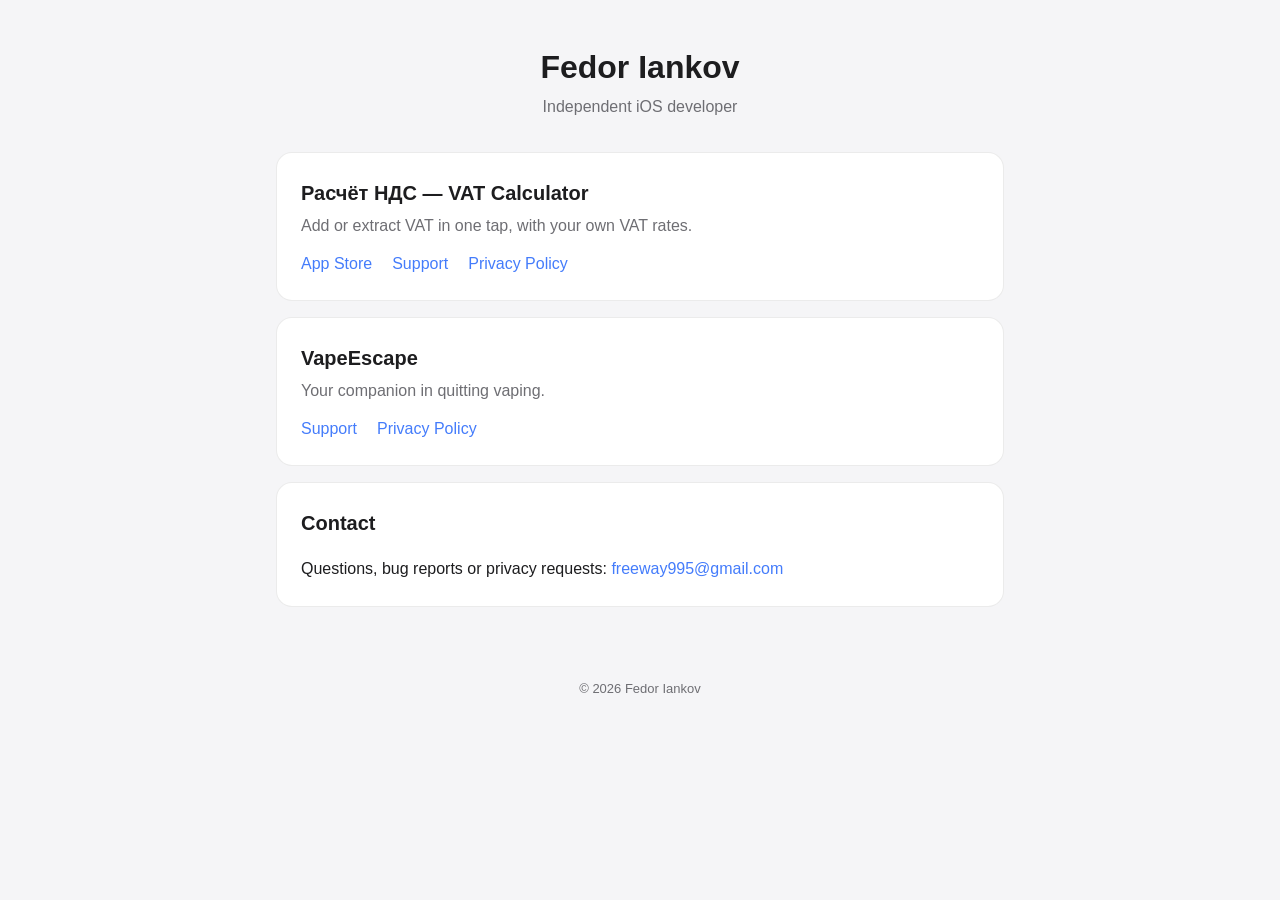
<file: index.html>
<!DOCTYPE html>
<html lang="en">
<head>
  <meta charset="UTF-8" />
  <meta name="viewport" content="width=device-width, initial-scale=1.0" />
  <title>Fedor Iankov — iOS Apps</title>
  <meta name="description" content="iOS apps by independent developer Fedor Iankov: support, privacy policies and contact." />
  <link rel="stylesheet" href="assets/style.css" />
</head>
<body>
  <main>
    <header class="page">
      <h1>Fedor Iankov</h1>
      <p>Independent iOS developer</p>
    </header>

    <section class="card app">
      <div>
        <h2>Расчёт НДС — VAT Calculator</h2>
        <p>Add or extract VAT in one tap, with your own VAT rates.</p>
        <div class="links">
          <a href="https://apps.apple.com/app/id6445923448">App Store</a>
          <a href="vat-calculator/index.html">Support</a>
          <a href="vat-calculator/privacy.html">Privacy Policy</a>
        </div>
      </div>
    </section>

    <section class="card app">
      <div>
        <h2>VapeEscape</h2>
        <p>Your companion in quitting vaping.</p>
        <div class="links">
          <a href="vapeescape/index.html">Support</a>
          <a href="vapeescape/privacy.html">Privacy Policy</a>
        </div>
      </div>
    </section>

    <section class="card">
      <h2 style="margin-top:0;font-size:20px;">Contact</h2>
      <p style="margin:0;">Questions, bug reports or privacy requests: <a href="mailto:freeway995@gmail.com">freeway995@gmail.com</a></p>
    </section>
  </main>
  <footer>&copy; 2026 Fedor Iankov</footer>
</body>
</html>
</file>
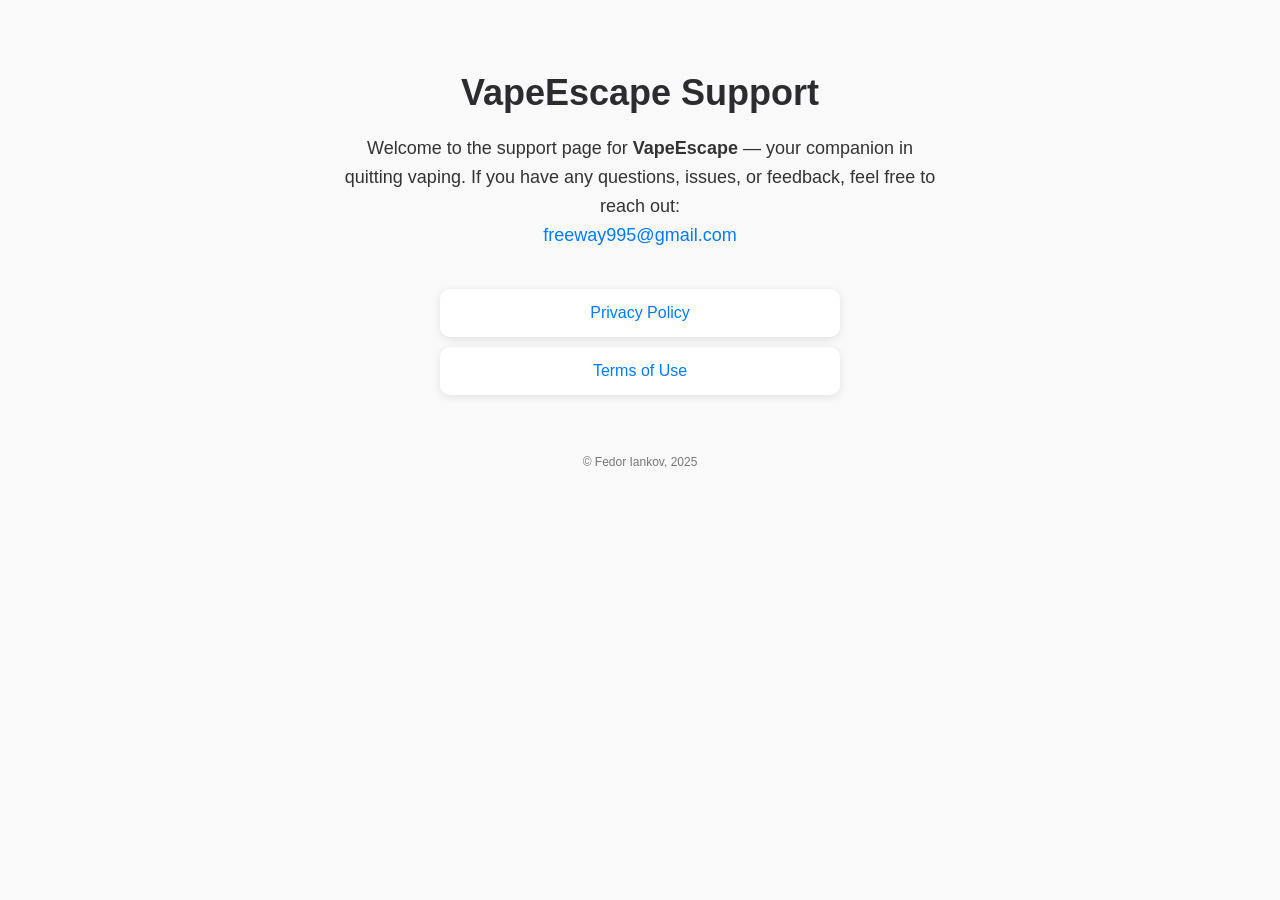
<file: vapeescape/index.html>
<!DOCTYPE html>
<html lang="en">
<head>
  <meta charset="UTF-8" />
  <meta name="viewport" content="width=device-width, initial-scale=1.0"/>
  <title>VapeEscape Support</title>
  <style>
    body {
      font-family: -apple-system, BlinkMacSystemFont, "Segoe UI", Roboto, Arial, sans-serif;
      background-color: #f9f9f9;
      color: #333;
      text-align: center;
      padding: 40px 20px;
    }
    h1 {
      font-size: 36px;
      margin-bottom: 20px;
      color: #2c2c2e;
    }
    p {
      font-size: 18px;
      margin: 20px auto;
      max-width: 600px;
      line-height: 1.6;
    }
    a {
      color: #007AFF;
      text-decoration: none;
    }
    a:hover {
      text-decoration: underline;
    }
    .links {
      margin: 40px auto;
      max-width: 400px;
    }
    .links a {
      display: block;
      padding: 15px 20px;
      margin: 10px 0;
      background-color: #fff;
      border-radius: 10px;
      box-shadow: 0 2px 8px rgba(0,0,0,0.1);
      font-weight: 500;
      transition: transform 0.2s, box-shadow 0.2s;
    }
    .links a:hover {
      text-decoration: none;
      transform: translateY(-2px);
      box-shadow: 0 4px 12px rgba(0,0,0,0.15);
    }
    footer {
      font-size: 12px;
      margin-top: 60px;
      color: #777;
    }
  </style>
</head>
<body>
  <h1>VapeEscape Support</h1>
  <p>
    Welcome to the support page for <strong>VapeEscape</strong> — your companion in quitting vaping. If you have any questions, issues, or feedback, feel free to reach out:
    <br />
    <a href="mailto:freeway995@gmail.com">freeway995@gmail.com</a>
  </p>
  
  <div class="links">
    <a href="privacy.html">Privacy Policy</a>
    <a href="terms-of-use.html">Terms of Use</a>
  </div>

  <footer>
    &copy; Fedor Iankov, 2025
  </footer>
</body>
</html>
</file>
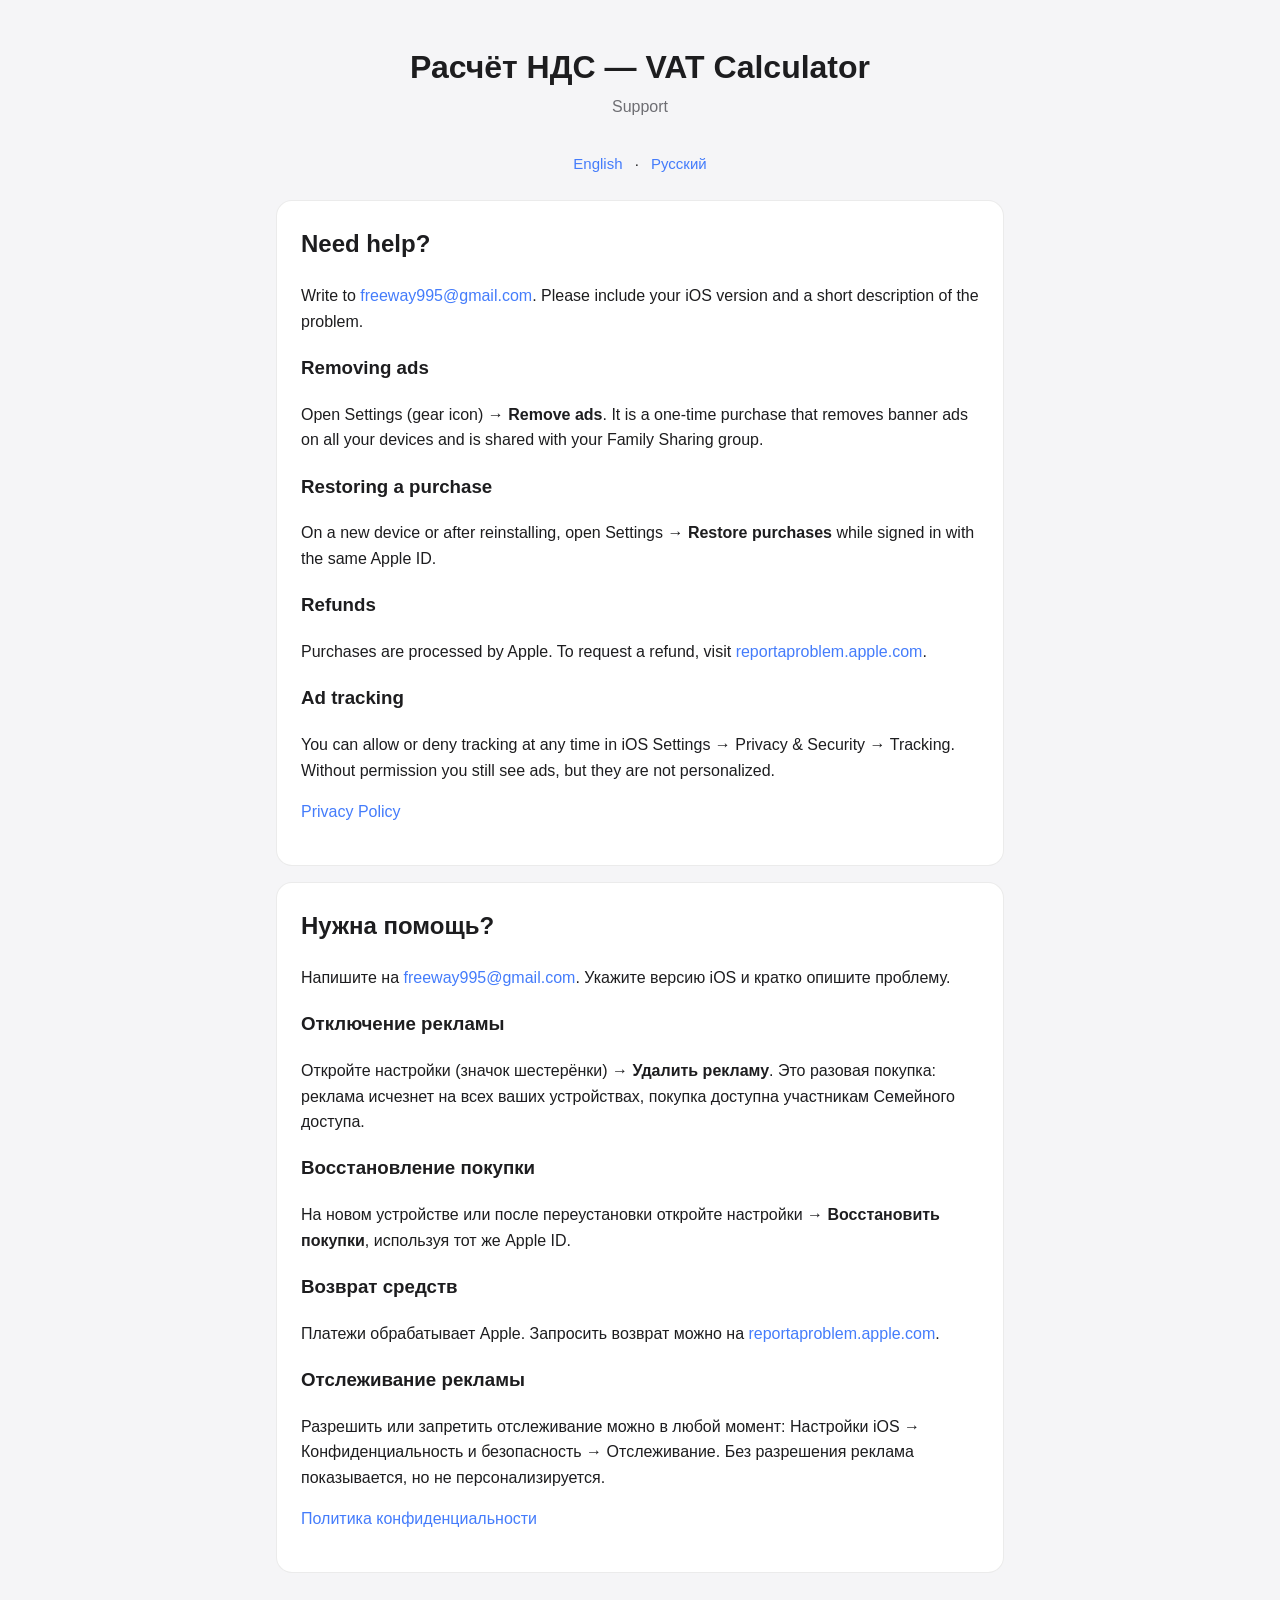
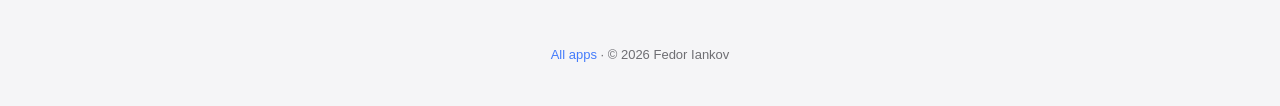
<file: vat-calculator/index.html>
<!DOCTYPE html>
<html lang="en">
<head>
  <meta charset="UTF-8" />
  <meta name="viewport" content="width=device-width, initial-scale=1.0" />
  <title>VAT Calculator — Support</title>
  <link rel="stylesheet" href="../assets/style.css" />
</head>
<body>
  <main>
    <header class="page">
      <h1>Расчёт НДС — VAT Calculator</h1>
      <p>Support</p>
    </header>
    <nav class="lang"><a href="#en">English</a> · <a href="#ru">Русский</a></nav>

    <section class="card" id="en">
      <h2 style="margin-top:0;">Need help?</h2>
      <p>Write to <a href="mailto:freeway995@gmail.com">freeway995@gmail.com</a>. Please include your iOS version and a short description of the problem.</p>
      <h3>Removing ads</h3>
      <p>Open Settings (gear icon) → <strong>Remove ads</strong>. It is a one-time purchase that removes banner ads on all your devices and is shared with your Family Sharing group.</p>
      <h3>Restoring a purchase</h3>
      <p>On a new device or after reinstalling, open Settings → <strong>Restore purchases</strong> while signed in with the same Apple ID.</p>
      <h3>Refunds</h3>
      <p>Purchases are processed by Apple. To request a refund, visit <a href="https://reportaproblem.apple.com">reportaproblem.apple.com</a>.</p>
      <h3>Ad tracking</h3>
      <p>You can allow or deny tracking at any time in iOS Settings → Privacy &amp; Security → Tracking. Without permission you still see ads, but they are not personalized.</p>
      <p><a href="privacy.html">Privacy Policy</a></p>
    </section>

    <section class="card" id="ru" lang="ru">
      <h2 style="margin-top:0;">Нужна помощь?</h2>
      <p>Напишите на <a href="mailto:freeway995@gmail.com">freeway995@gmail.com</a>. Укажите версию iOS и кратко опишите проблему.</p>
      <h3>Отключение рекламы</h3>
      <p>Откройте настройки (значок шестерёнки) → <strong>Удалить рекламу</strong>. Это разовая покупка: реклама исчезнет на всех ваших устройствах, покупка доступна участникам Семейного доступа.</p>
      <h3>Восстановление покупки</h3>
      <p>На новом устройстве или после переустановки откройте настройки → <strong>Восстановить покупки</strong>, используя тот же Apple ID.</p>
      <h3>Возврат средств</h3>
      <p>Платежи обрабатывает Apple. Запросить возврат можно на <a href="https://reportaproblem.apple.com">reportaproblem.apple.com</a>.</p>
      <h3>Отслеживание рекламы</h3>
      <p>Разрешить или запретить отслеживание можно в любой момент: Настройки iOS → Конфиденциальность и безопасность → Отслеживание. Без разрешения реклама показывается, но не персонализируется.</p>
      <p><a href="privacy.html#ru">Политика конфиденциальности</a></p>
    </section>
  </main>
  <footer><a href="../index.html">All apps</a> · &copy; 2026 Fedor Iankov</footer>
</body>
</html>
</file>
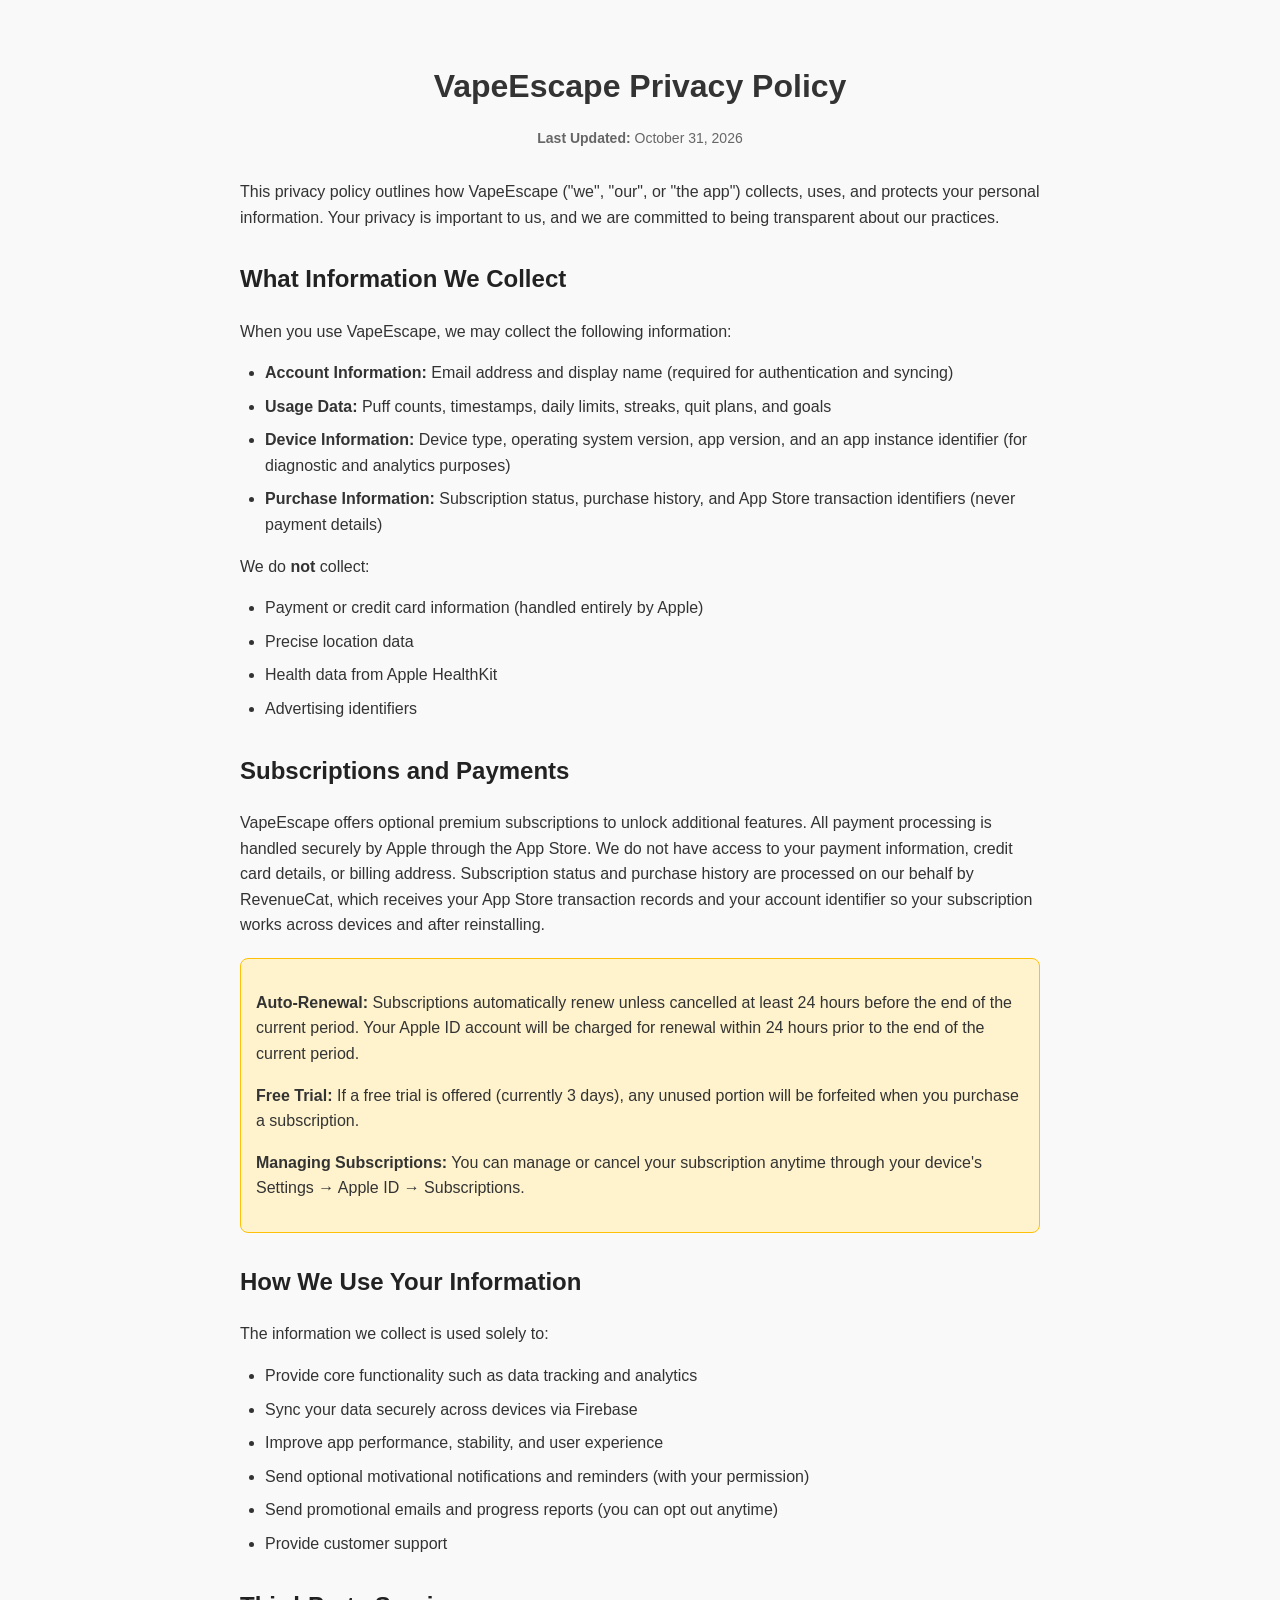
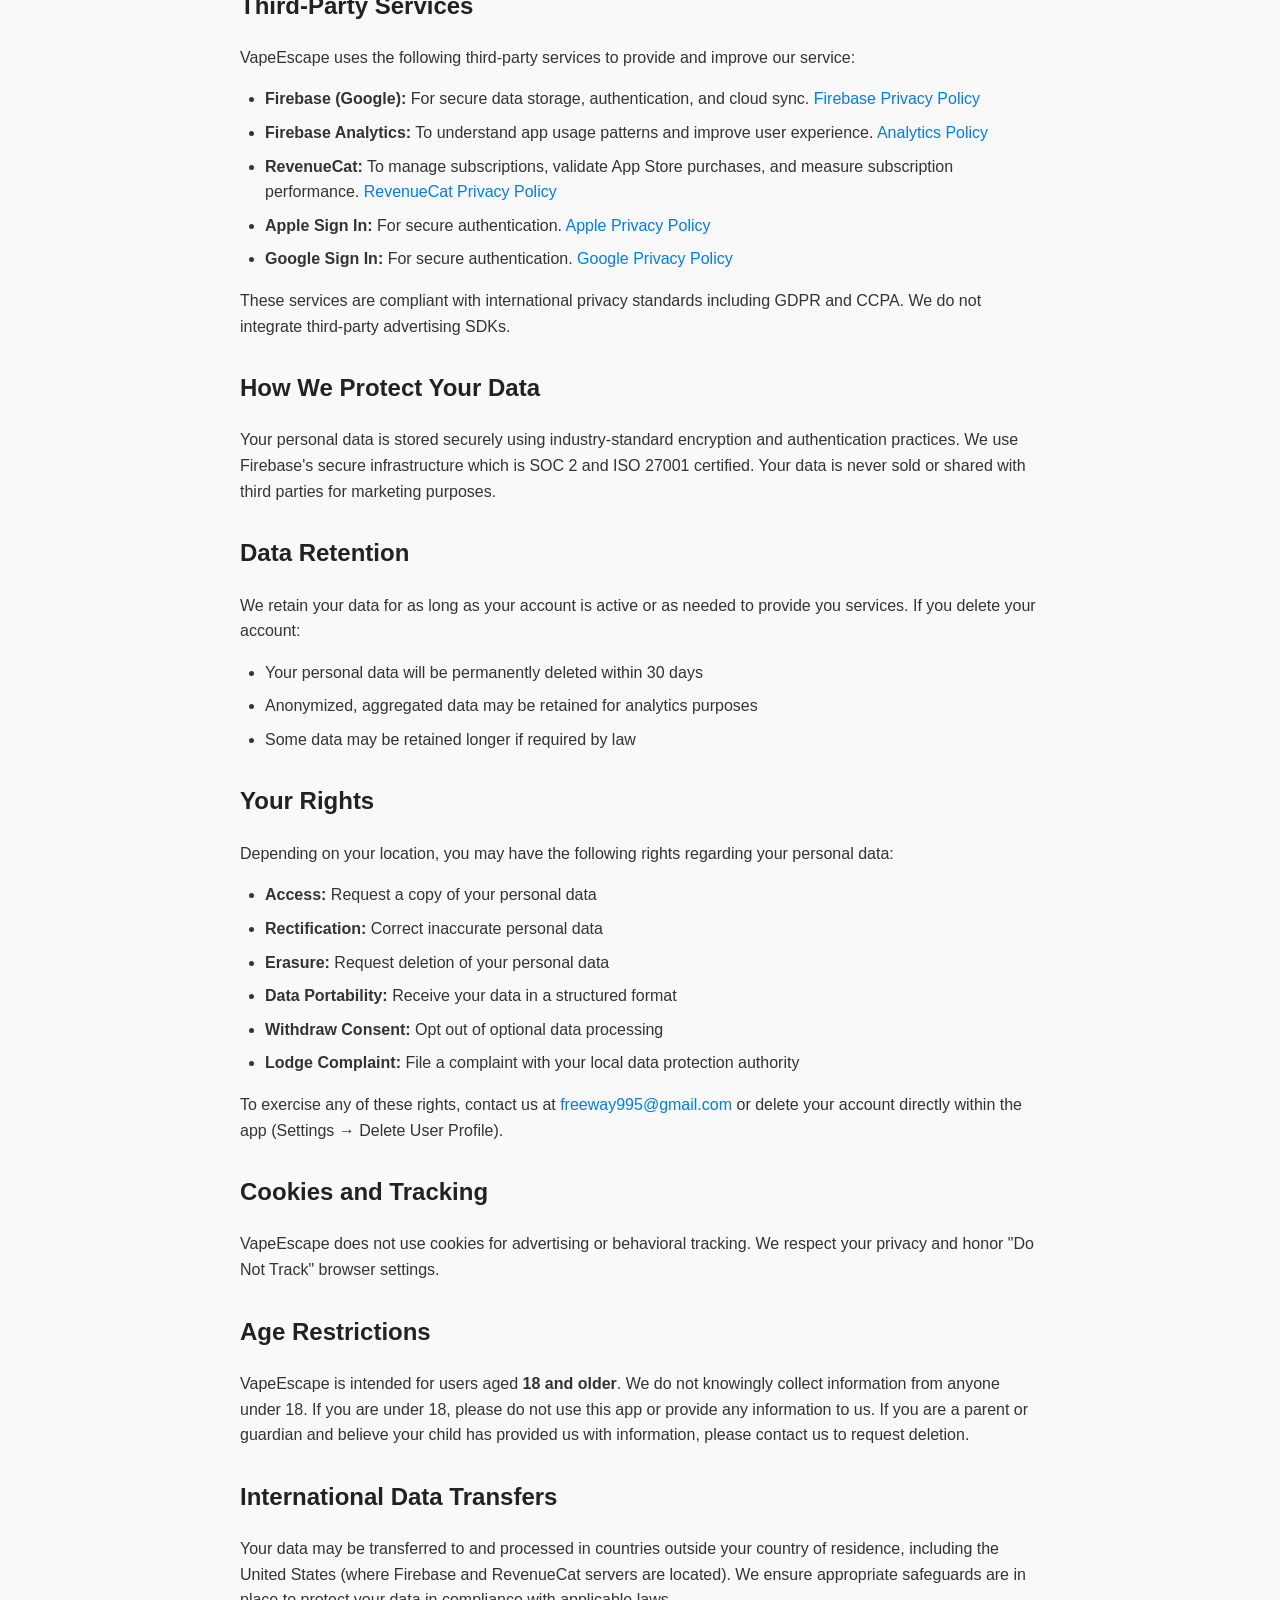
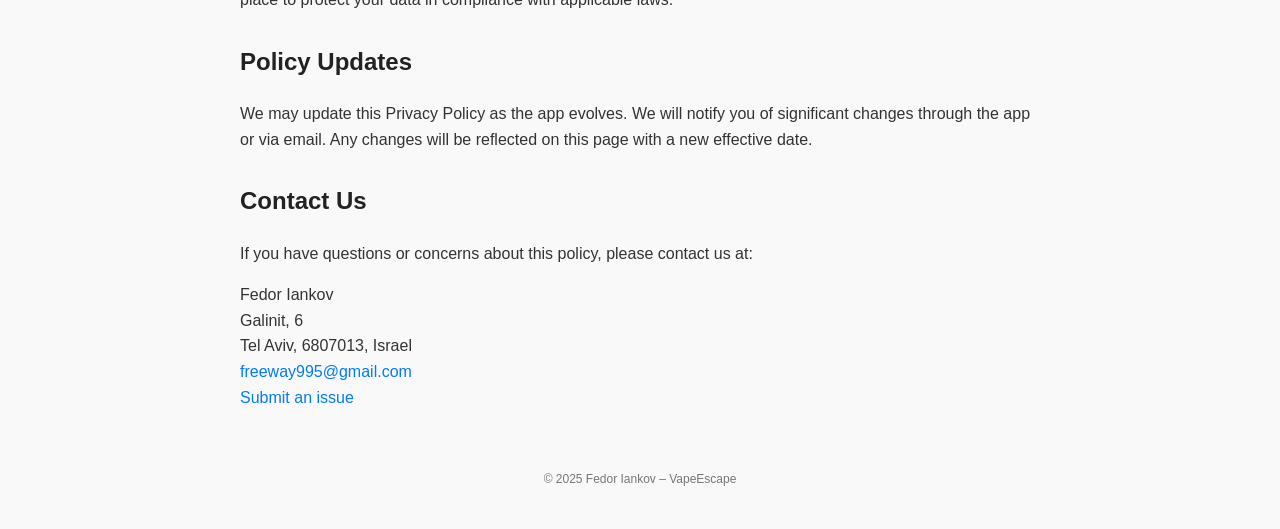
<file: vapeescape/privacy.html>
<!DOCTYPE html>
<html lang="en">
<head>
  <meta charset="UTF-8" />
  <meta name="viewport" content="width=device-width, initial-scale=1.0"/>
  <title>VapeEscape Privacy Policy</title>
  <style>
    body {
      font-family: -apple-system, BlinkMacSystemFont, "Segoe UI", Roboto, Arial, sans-serif;
      background-color: #f9f9f9;
      color: #333;
      padding: 40px 20px;
      max-width: 800px;
      margin: auto;
      line-height: 1.6;
    }
    h1 {
      text-align: center;
      font-size: 32px;
      margin-bottom: 10px;
    }
    .last-updated {
      text-align: center;
      color: #666;
      font-size: 14px;
      margin-bottom: 30px;
    }
    h2 {
      margin-top: 30px;
      color: #222;
    }
    a {
      color: #007AFF;
      text-decoration: none;
    }
    a:hover {
      text-decoration: underline;
    }
    ul {
      margin: 10px 0;
      padding-left: 25px;
    }
    li {
      margin-bottom: 8px;
    }
    .highlight-box {
      background-color: #fff3cd;
      border: 1px solid #ffc107;
      border-radius: 8px;
      padding: 15px;
      margin: 20px 0;
    }
    footer {
      margin-top: 60px;
      font-size: 12px;
      color: #777;
      text-align: center;
    }
  </style>
</head>
<body>
  <h1>VapeEscape Privacy Policy</h1>
  <p class="last-updated"><strong>Last Updated:</strong> October 31, 2026</p>
  
  <p>This privacy policy outlines how VapeEscape ("we", "our", or "the app") collects, uses, and protects your personal information. Your privacy is important to us, and we are committed to being transparent about our practices.</p>

  <h2>What Information We Collect</h2>
  <p>When you use VapeEscape, we may collect the following information:</p>
  <ul>
    <li><strong>Account Information:</strong> Email address and display name (required for authentication and syncing)</li>
    <li><strong>Usage Data:</strong> Puff counts, timestamps, daily limits, streaks, quit plans, and goals</li>
    <li><strong>Device Information:</strong> Device type, operating system version, app version, and an app instance identifier (for diagnostic and analytics purposes)</li>
    <li><strong>Purchase Information:</strong> Subscription status, purchase history, and App Store transaction identifiers (never payment details)</li>
  </ul>
  <p>We do <strong>not</strong> collect:</p>
  <ul>
    <li>Payment or credit card information (handled entirely by Apple)</li>
    <li>Precise location data</li>
    <li>Health data from Apple HealthKit</li>
    <li>Advertising identifiers</li>
  </ul>

  <h2>Subscriptions and Payments</h2>
  <p>VapeEscape offers optional premium subscriptions to unlock additional features. All payment processing is handled securely by Apple through the App Store. We do not have access to your payment information, credit card details, or billing address. Subscription status and purchase history are processed on our behalf by RevenueCat, which receives your App Store transaction records and your account identifier so your subscription works across devices and after reinstalling.</p>
  <div class="highlight-box">
    <p><strong>Auto-Renewal:</strong> Subscriptions automatically renew unless cancelled at least 24 hours before the end of the current period. Your Apple ID account will be charged for renewal within 24 hours prior to the end of the current period.</p>
    <p><strong>Free Trial:</strong> If a free trial is offered (currently 3 days), any unused portion will be forfeited when you purchase a subscription.</p>
    <p><strong>Managing Subscriptions:</strong> You can manage or cancel your subscription anytime through your device's Settings → Apple ID → Subscriptions.</p>
  </div>

  <h2>How We Use Your Information</h2>
  <p>The information we collect is used solely to:</p>
  <ul>
    <li>Provide core functionality such as data tracking and analytics</li>
    <li>Sync your data securely across devices via Firebase</li>
    <li>Improve app performance, stability, and user experience</li>
    <li>Send optional motivational notifications and reminders (with your permission)</li>
    <li>Send promotional emails and progress reports (you can opt out anytime)</li>
    <li>Provide customer support</li>
  </ul>

  <h2>Third-Party Services</h2>
  <p>VapeEscape uses the following third-party services to provide and improve our service:</p>
  <ul>
    <li><strong>Firebase (Google):</strong> For secure data storage, authentication, and cloud sync. <a href="https://firebase.google.com/support/privacy" target="_blank">Firebase Privacy Policy</a></li>
    <li><strong>Firebase Analytics:</strong> To understand app usage patterns and improve user experience. <a href="https://firebase.google.com/policies/analytics" target="_blank">Analytics Policy</a></li>
    <li><strong>RevenueCat:</strong> To manage subscriptions, validate App Store purchases, and measure subscription performance. <a href="https://www.revenuecat.com/privacy/" target="_blank">RevenueCat Privacy Policy</a></li>
    <li><strong>Apple Sign In:</strong> For secure authentication. <a href="https://www.apple.com/legal/privacy/" target="_blank">Apple Privacy Policy</a></li>
    <li><strong>Google Sign In:</strong> For secure authentication. <a href="https://policies.google.com/privacy" target="_blank">Google Privacy Policy</a></li>
  </ul>
  <p>These services are compliant with international privacy standards including GDPR and CCPA. We do not integrate third-party advertising SDKs.</p>

  <h2>How We Protect Your Data</h2>
  <p>Your personal data is stored securely using industry-standard encryption and authentication practices. We use Firebase's secure infrastructure which is SOC 2 and ISO 27001 certified. Your data is never sold or shared with third parties for marketing purposes.</p>

  <h2>Data Retention</h2>
  <p>We retain your data for as long as your account is active or as needed to provide you services. If you delete your account:</p>
  <ul>
    <li>Your personal data will be permanently deleted within 30 days</li>
    <li>Anonymized, aggregated data may be retained for analytics purposes</li>
    <li>Some data may be retained longer if required by law</li>
  </ul>

  <h2>Your Rights</h2>
  <p>Depending on your location, you may have the following rights regarding your personal data:</p>
  <ul>
    <li><strong>Access:</strong> Request a copy of your personal data</li>
    <li><strong>Rectification:</strong> Correct inaccurate personal data</li>
    <li><strong>Erasure:</strong> Request deletion of your personal data</li>
    <li><strong>Data Portability:</strong> Receive your data in a structured format</li>
    <li><strong>Withdraw Consent:</strong> Opt out of optional data processing</li>
    <li><strong>Lodge Complaint:</strong> File a complaint with your local data protection authority</li>
  </ul>
  <p>To exercise any of these rights, contact us at <a href="mailto:freeway995@gmail.com">freeway995@gmail.com</a> or delete your account directly within the app (Settings → Delete User Profile).</p>

  <h2>Cookies and Tracking</h2>
  <p>VapeEscape does not use cookies for advertising or behavioral tracking. We respect your privacy and honor "Do Not Track" browser settings.</p>

  <h2>Age Restrictions</h2>
  <p>VapeEscape is intended for users aged <strong>18 and older</strong>. We do not knowingly collect information from anyone under 18. If you are under 18, please do not use this app or provide any information to us. If you are a parent or guardian and believe your child has provided us with information, please contact us to request deletion.</p>

  <h2>International Data Transfers</h2>
  <p>Your data may be transferred to and processed in countries outside your country of residence, including the United States (where Firebase and RevenueCat servers are located). We ensure appropriate safeguards are in place to protect your data in compliance with applicable laws.</p>

  <h2>Policy Updates</h2>
  <p>We may update this Privacy Policy as the app evolves. We will notify you of significant changes through the app or via email. Any changes will be reflected on this page with a new effective date.</p>

  <h2>Contact Us</h2>
  <p>If you have questions or concerns about this policy, please contact us at:</p>
  <p>
    Fedor Iankov<br />
    Galinit, 6<br />
    Tel Aviv, 6807013, Israel<br />
    <a href="mailto:freeway995@gmail.com">freeway995@gmail.com</a><br />
    <a href="https://github.com/Frodoname/Privacy-policy/issues">Submit an issue</a>
  </p>

  <footer>
    &copy; 2025 Fedor Iankov – VapeEscape
  </footer>
</body>
</html>
</file>
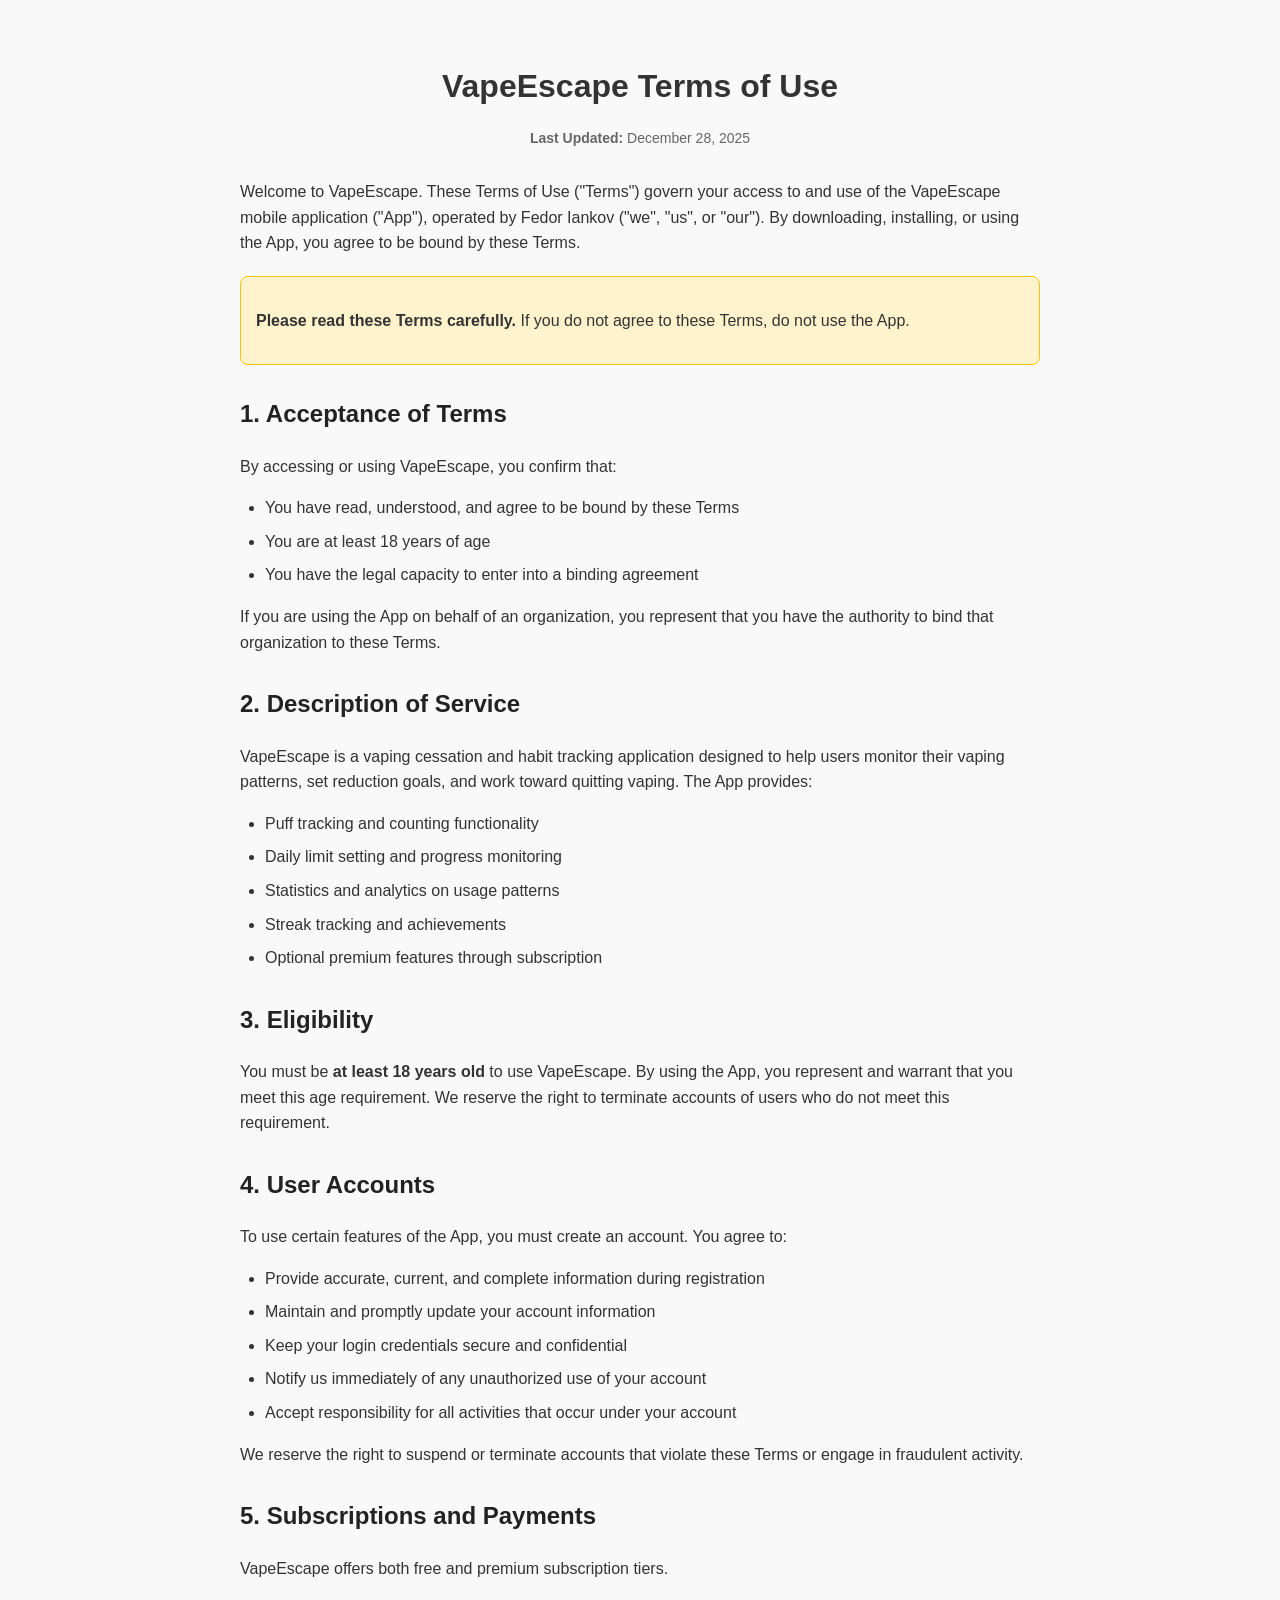
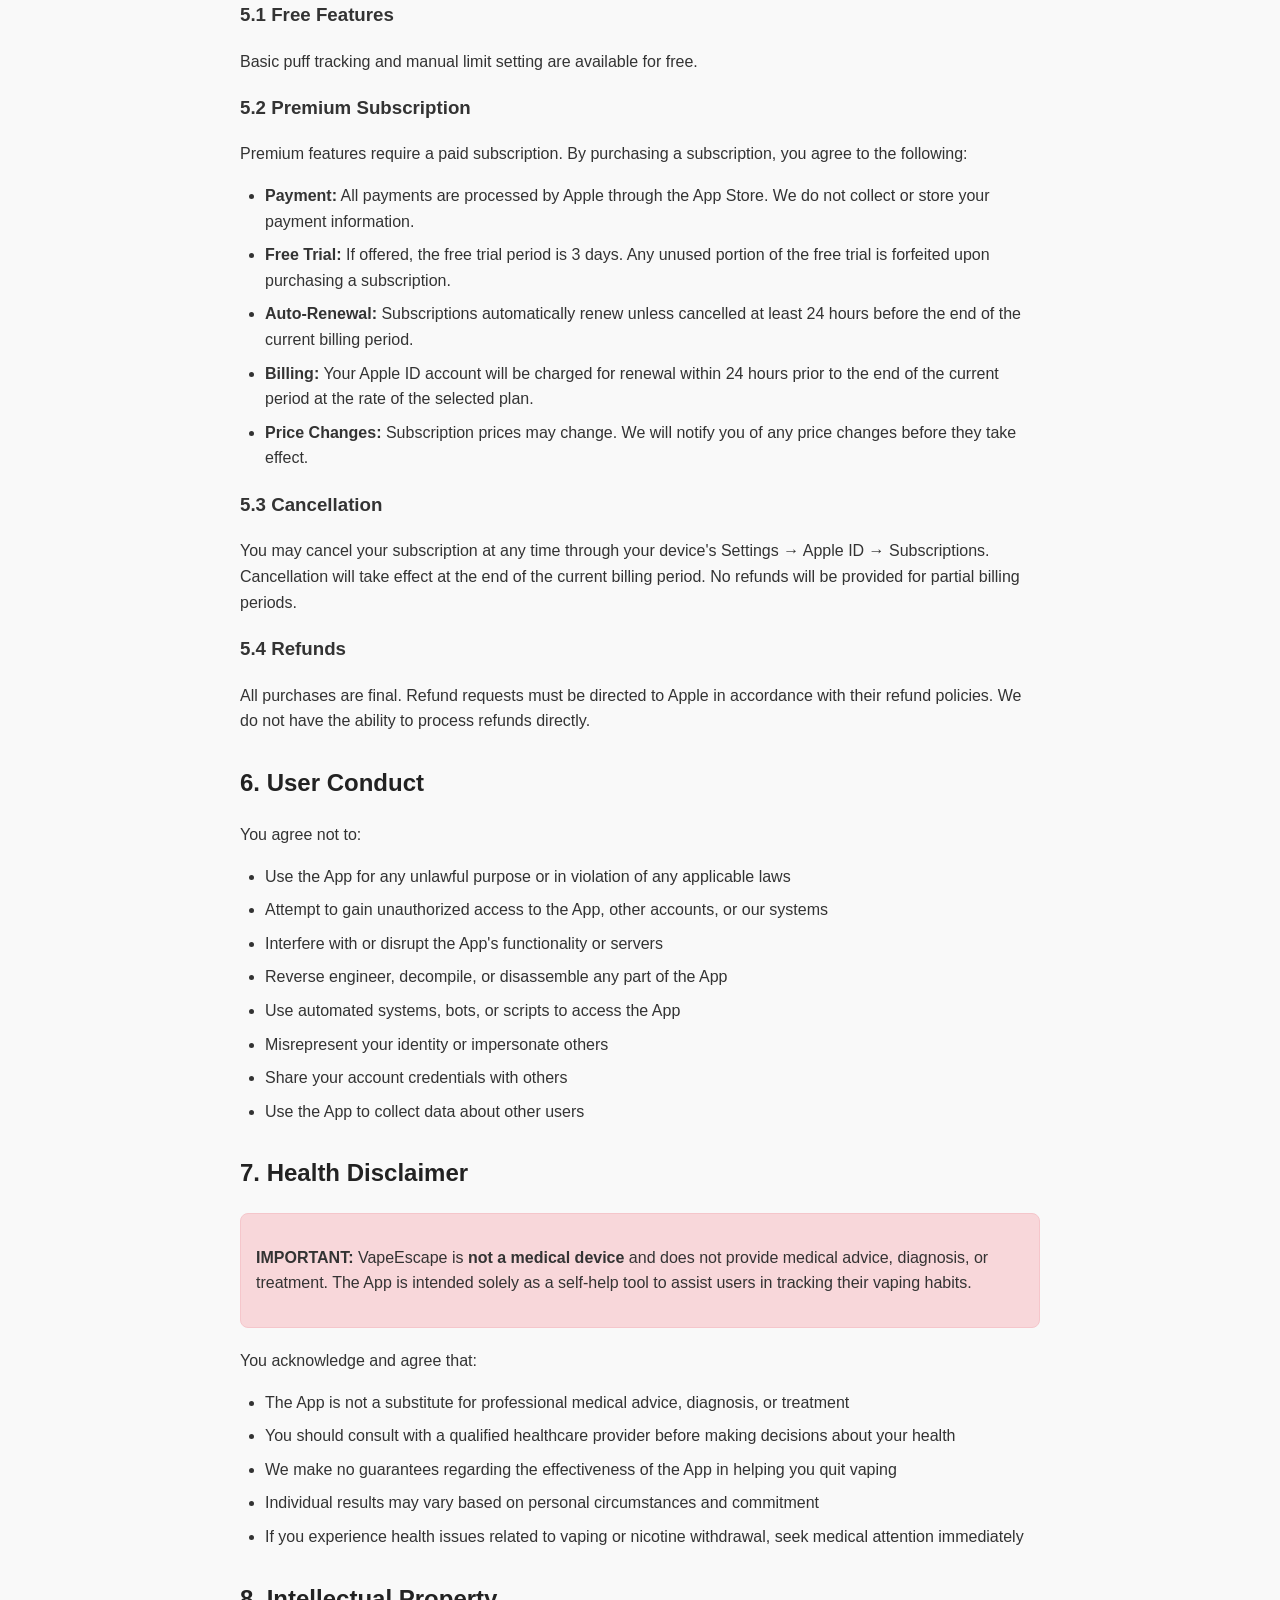
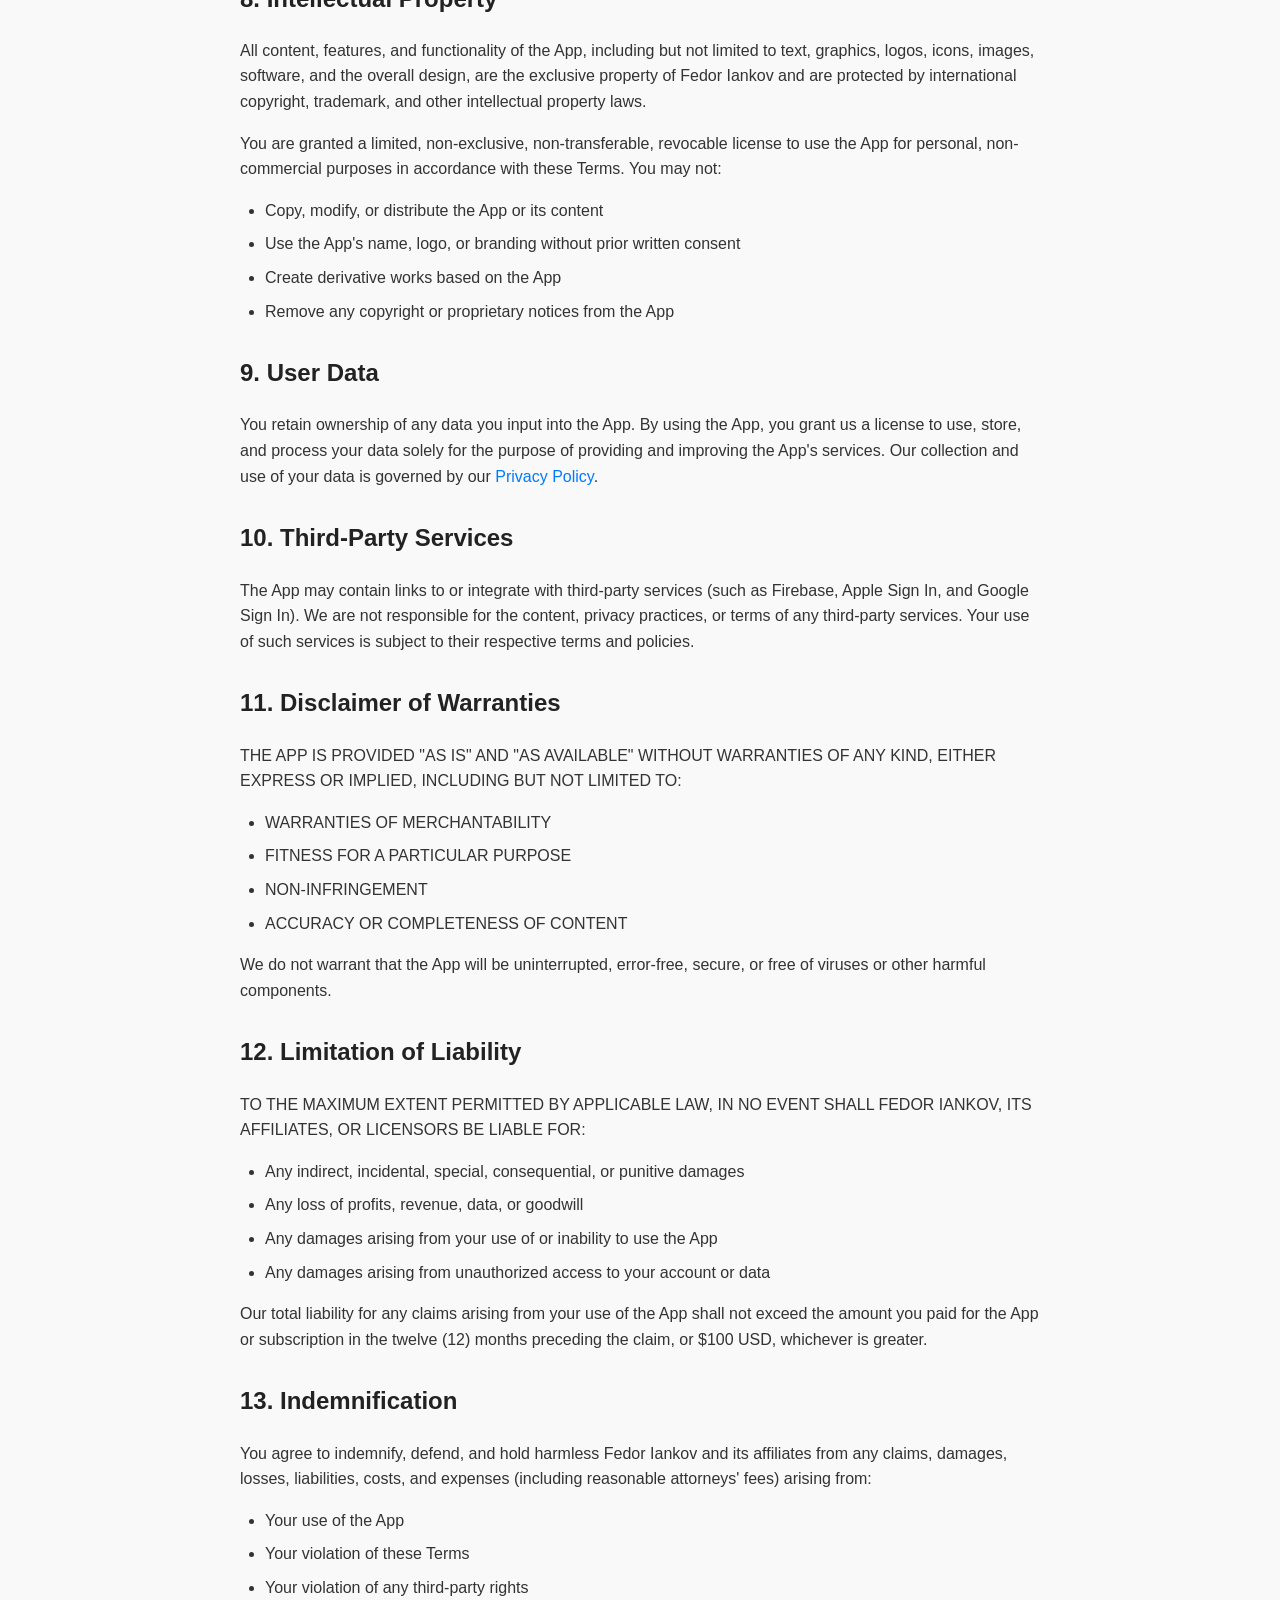
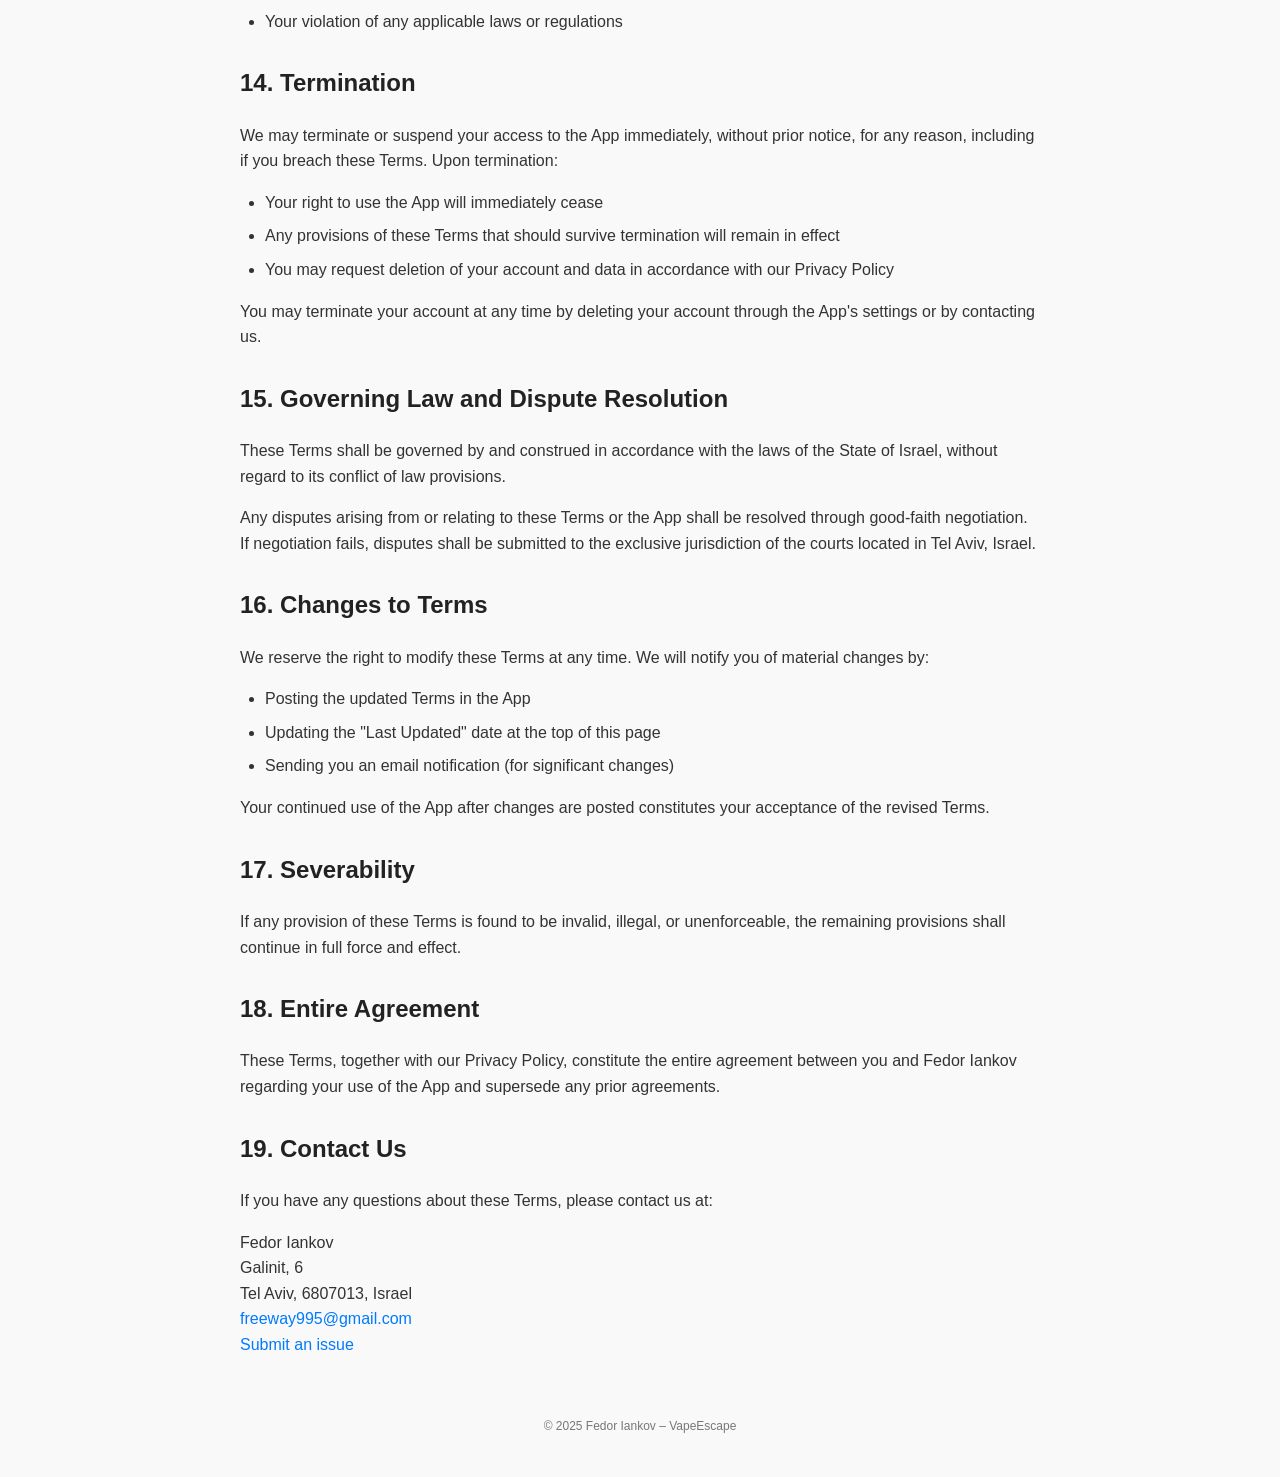
<file: vapeescape/terms-of-use.html>
<!DOCTYPE html>
<html lang="en">
<head>
  <meta charset="UTF-8" />
  <meta name="viewport" content="width=device-width, initial-scale=1.0"/>
  <title>VapeEscape Terms of Use</title>
  <style>
    body {
      font-family: -apple-system, BlinkMacSystemFont, "Segoe UI", Roboto, Arial, sans-serif;
      background-color: #f9f9f9;
      color: #333;
      padding: 40px 20px;
      max-width: 800px;
      margin: auto;
      line-height: 1.6;
    }
    h1 {
      text-align: center;
      font-size: 32px;
      margin-bottom: 10px;
    }
    .last-updated {
      text-align: center;
      color: #666;
      font-size: 14px;
      margin-bottom: 30px;
    }
    h2 {
      margin-top: 30px;
      color: #222;
    }
    a {
      color: #007AFF;
      text-decoration: none;
    }
    a:hover {
      text-decoration: underline;
    }
    ul {
      margin: 10px 0;
      padding-left: 25px;
    }
    li {
      margin-bottom: 8px;
    }
    .highlight-box {
      background-color: #fff3cd;
      border: 1px solid #ffc107;
      border-radius: 8px;
      padding: 15px;
      margin: 20px 0;
    }
    .warning-box {
      background-color: #f8d7da;
      border: 1px solid #f5c6cb;
      border-radius: 8px;
      padding: 15px;
      margin: 20px 0;
    }
    footer {
      margin-top: 60px;
      font-size: 12px;
      color: #777;
      text-align: center;
    }
  </style>
</head>
<body>
  <h1>VapeEscape Terms of Use</h1>
  <p class="last-updated"><strong>Last Updated:</strong> December 28, 2025</p>

  <p>Welcome to VapeEscape. These Terms of Use ("Terms") govern your access to and use of the VapeEscape mobile application ("App"), operated by Fedor Iankov ("we", "us", or "our"). By downloading, installing, or using the App, you agree to be bound by these Terms.</p>

  <div class="highlight-box">
    <p><strong>Please read these Terms carefully.</strong> If you do not agree to these Terms, do not use the App.</p>
  </div>

  <h2>1. Acceptance of Terms</h2>
  <p>By accessing or using VapeEscape, you confirm that:</p>
  <ul>
    <li>You have read, understood, and agree to be bound by these Terms</li>
    <li>You are at least 18 years of age</li>
    <li>You have the legal capacity to enter into a binding agreement</li>
  </ul>
  <p>If you are using the App on behalf of an organization, you represent that you have the authority to bind that organization to these Terms.</p>

  <h2>2. Description of Service</h2>
  <p>VapeEscape is a vaping cessation and habit tracking application designed to help users monitor their vaping patterns, set reduction goals, and work toward quitting vaping. The App provides:</p>
  <ul>
    <li>Puff tracking and counting functionality</li>
    <li>Daily limit setting and progress monitoring</li>
    <li>Statistics and analytics on usage patterns</li>
    <li>Streak tracking and achievements</li>
    <li>Optional premium features through subscription</li>
  </ul>

  <h2>3. Eligibility</h2>
  <p>You must be <strong>at least 18 years old</strong> to use VapeEscape. By using the App, you represent and warrant that you meet this age requirement. We reserve the right to terminate accounts of users who do not meet this requirement.</p>

  <h2>4. User Accounts</h2>
  <p>To use certain features of the App, you must create an account. You agree to:</p>
  <ul>
    <li>Provide accurate, current, and complete information during registration</li>
    <li>Maintain and promptly update your account information</li>
    <li>Keep your login credentials secure and confidential</li>
    <li>Notify us immediately of any unauthorized use of your account</li>
    <li>Accept responsibility for all activities that occur under your account</li>
  </ul>
  <p>We reserve the right to suspend or terminate accounts that violate these Terms or engage in fraudulent activity.</p>

  <h2>5. Subscriptions and Payments</h2>
  <p>VapeEscape offers both free and premium subscription tiers.</p>
  
  <h3>5.1 Free Features</h3>
  <p>Basic puff tracking and manual limit setting are available for free.</p>
  
  <h3>5.2 Premium Subscription</h3>
  <p>Premium features require a paid subscription. By purchasing a subscription, you agree to the following:</p>
  <ul>
    <li><strong>Payment:</strong> All payments are processed by Apple through the App Store. We do not collect or store your payment information.</li>
    <li><strong>Free Trial:</strong> If offered, the free trial period is 3 days. Any unused portion of the free trial is forfeited upon purchasing a subscription.</li>
    <li><strong>Auto-Renewal:</strong> Subscriptions automatically renew unless cancelled at least 24 hours before the end of the current billing period.</li>
    <li><strong>Billing:</strong> Your Apple ID account will be charged for renewal within 24 hours prior to the end of the current period at the rate of the selected plan.</li>
    <li><strong>Price Changes:</strong> Subscription prices may change. We will notify you of any price changes before they take effect.</li>
  </ul>

  <h3>5.3 Cancellation</h3>
  <p>You may cancel your subscription at any time through your device's Settings → Apple ID → Subscriptions. Cancellation will take effect at the end of the current billing period. No refunds will be provided for partial billing periods.</p>

  <h3>5.4 Refunds</h3>
  <p>All purchases are final. Refund requests must be directed to Apple in accordance with their refund policies. We do not have the ability to process refunds directly.</p>

  <h2>6. User Conduct</h2>
  <p>You agree not to:</p>
  <ul>
    <li>Use the App for any unlawful purpose or in violation of any applicable laws</li>
    <li>Attempt to gain unauthorized access to the App, other accounts, or our systems</li>
    <li>Interfere with or disrupt the App's functionality or servers</li>
    <li>Reverse engineer, decompile, or disassemble any part of the App</li>
    <li>Use automated systems, bots, or scripts to access the App</li>
    <li>Misrepresent your identity or impersonate others</li>
    <li>Share your account credentials with others</li>
    <li>Use the App to collect data about other users</li>
  </ul>

  <h2>7. Health Disclaimer</h2>
  <div class="warning-box">
    <p><strong>IMPORTANT:</strong> VapeEscape is <strong>not a medical device</strong> and does not provide medical advice, diagnosis, or treatment. The App is intended solely as a self-help tool to assist users in tracking their vaping habits.</p>
  </div>
  <p>You acknowledge and agree that:</p>
  <ul>
    <li>The App is not a substitute for professional medical advice, diagnosis, or treatment</li>
    <li>You should consult with a qualified healthcare provider before making decisions about your health</li>
    <li>We make no guarantees regarding the effectiveness of the App in helping you quit vaping</li>
    <li>Individual results may vary based on personal circumstances and commitment</li>
    <li>If you experience health issues related to vaping or nicotine withdrawal, seek medical attention immediately</li>
  </ul>

  <h2>8. Intellectual Property</h2>
  <p>All content, features, and functionality of the App, including but not limited to text, graphics, logos, icons, images, software, and the overall design, are the exclusive property of Fedor Iankov and are protected by international copyright, trademark, and other intellectual property laws.</p>
  <p>You are granted a limited, non-exclusive, non-transferable, revocable license to use the App for personal, non-commercial purposes in accordance with these Terms. You may not:</p>
  <ul>
    <li>Copy, modify, or distribute the App or its content</li>
    <li>Use the App's name, logo, or branding without prior written consent</li>
    <li>Create derivative works based on the App</li>
    <li>Remove any copyright or proprietary notices from the App</li>
  </ul>

  <h2>9. User Data</h2>
  <p>You retain ownership of any data you input into the App. By using the App, you grant us a license to use, store, and process your data solely for the purpose of providing and improving the App's services. Our collection and use of your data is governed by our <a href="https://frodoname.github.io/vapeescape/privacy.html">Privacy Policy</a>.</p>

  <h2>10. Third-Party Services</h2>
  <p>The App may contain links to or integrate with third-party services (such as Firebase, Apple Sign In, and Google Sign In). We are not responsible for the content, privacy practices, or terms of any third-party services. Your use of such services is subject to their respective terms and policies.</p>

  <h2>11. Disclaimer of Warranties</h2>
  <p>THE APP IS PROVIDED "AS IS" AND "AS AVAILABLE" WITHOUT WARRANTIES OF ANY KIND, EITHER EXPRESS OR IMPLIED, INCLUDING BUT NOT LIMITED TO:</p>
  <ul>
    <li>WARRANTIES OF MERCHANTABILITY</li>
    <li>FITNESS FOR A PARTICULAR PURPOSE</li>
    <li>NON-INFRINGEMENT</li>
    <li>ACCURACY OR COMPLETENESS OF CONTENT</li>
  </ul>
  <p>We do not warrant that the App will be uninterrupted, error-free, secure, or free of viruses or other harmful components.</p>

  <h2>12. Limitation of Liability</h2>
  <p>TO THE MAXIMUM EXTENT PERMITTED BY APPLICABLE LAW, IN NO EVENT SHALL FEDOR IANKOV, ITS AFFILIATES, OR LICENSORS BE LIABLE FOR:</p>
  <ul>
    <li>Any indirect, incidental, special, consequential, or punitive damages</li>
    <li>Any loss of profits, revenue, data, or goodwill</li>
    <li>Any damages arising from your use of or inability to use the App</li>
    <li>Any damages arising from unauthorized access to your account or data</li>
  </ul>
  <p>Our total liability for any claims arising from your use of the App shall not exceed the amount you paid for the App or subscription in the twelve (12) months preceding the claim, or $100 USD, whichever is greater.</p>

  <h2>13. Indemnification</h2>
  <p>You agree to indemnify, defend, and hold harmless Fedor Iankov and its affiliates from any claims, damages, losses, liabilities, costs, and expenses (including reasonable attorneys' fees) arising from:</p>
  <ul>
    <li>Your use of the App</li>
    <li>Your violation of these Terms</li>
    <li>Your violation of any third-party rights</li>
    <li>Your violation of any applicable laws or regulations</li>
  </ul>

  <h2>14. Termination</h2>
  <p>We may terminate or suspend your access to the App immediately, without prior notice, for any reason, including if you breach these Terms. Upon termination:</p>
  <ul>
    <li>Your right to use the App will immediately cease</li>
    <li>Any provisions of these Terms that should survive termination will remain in effect</li>
    <li>You may request deletion of your account and data in accordance with our Privacy Policy</li>
  </ul>
  <p>You may terminate your account at any time by deleting your account through the App's settings or by contacting us.</p>

  <h2>15. Governing Law and Dispute Resolution</h2>
  <p>These Terms shall be governed by and construed in accordance with the laws of the State of Israel, without regard to its conflict of law provisions.</p>
  <p>Any disputes arising from or relating to these Terms or the App shall be resolved through good-faith negotiation. If negotiation fails, disputes shall be submitted to the exclusive jurisdiction of the courts located in Tel Aviv, Israel.</p>

  <h2>16. Changes to Terms</h2>
  <p>We reserve the right to modify these Terms at any time. We will notify you of material changes by:</p>
  <ul>
    <li>Posting the updated Terms in the App</li>
    <li>Updating the "Last Updated" date at the top of this page</li>
    <li>Sending you an email notification (for significant changes)</li>
  </ul>
  <p>Your continued use of the App after changes are posted constitutes your acceptance of the revised Terms.</p>

  <h2>17. Severability</h2>
  <p>If any provision of these Terms is found to be invalid, illegal, or unenforceable, the remaining provisions shall continue in full force and effect.</p>

  <h2>18. Entire Agreement</h2>
  <p>These Terms, together with our Privacy Policy, constitute the entire agreement between you and Fedor Iankov regarding your use of the App and supersede any prior agreements.</p>

  <h2>19. Contact Us</h2>
  <p>If you have any questions about these Terms, please contact us at:</p>
  <p>
    Fedor Iankov<br />
    Galinit, 6<br />
    Tel Aviv, 6807013, Israel<br />
    <a href="mailto:freeway995@gmail.com">freeway995@gmail.com</a><br />
    <a href="https://github.com/Frodoname/Privacy-policy/issues">Submit an issue</a>
  </p>

  <footer>
    &copy; 2025 Fedor Iankov – VapeEscape
  </footer>
</body>
</html>
</file>
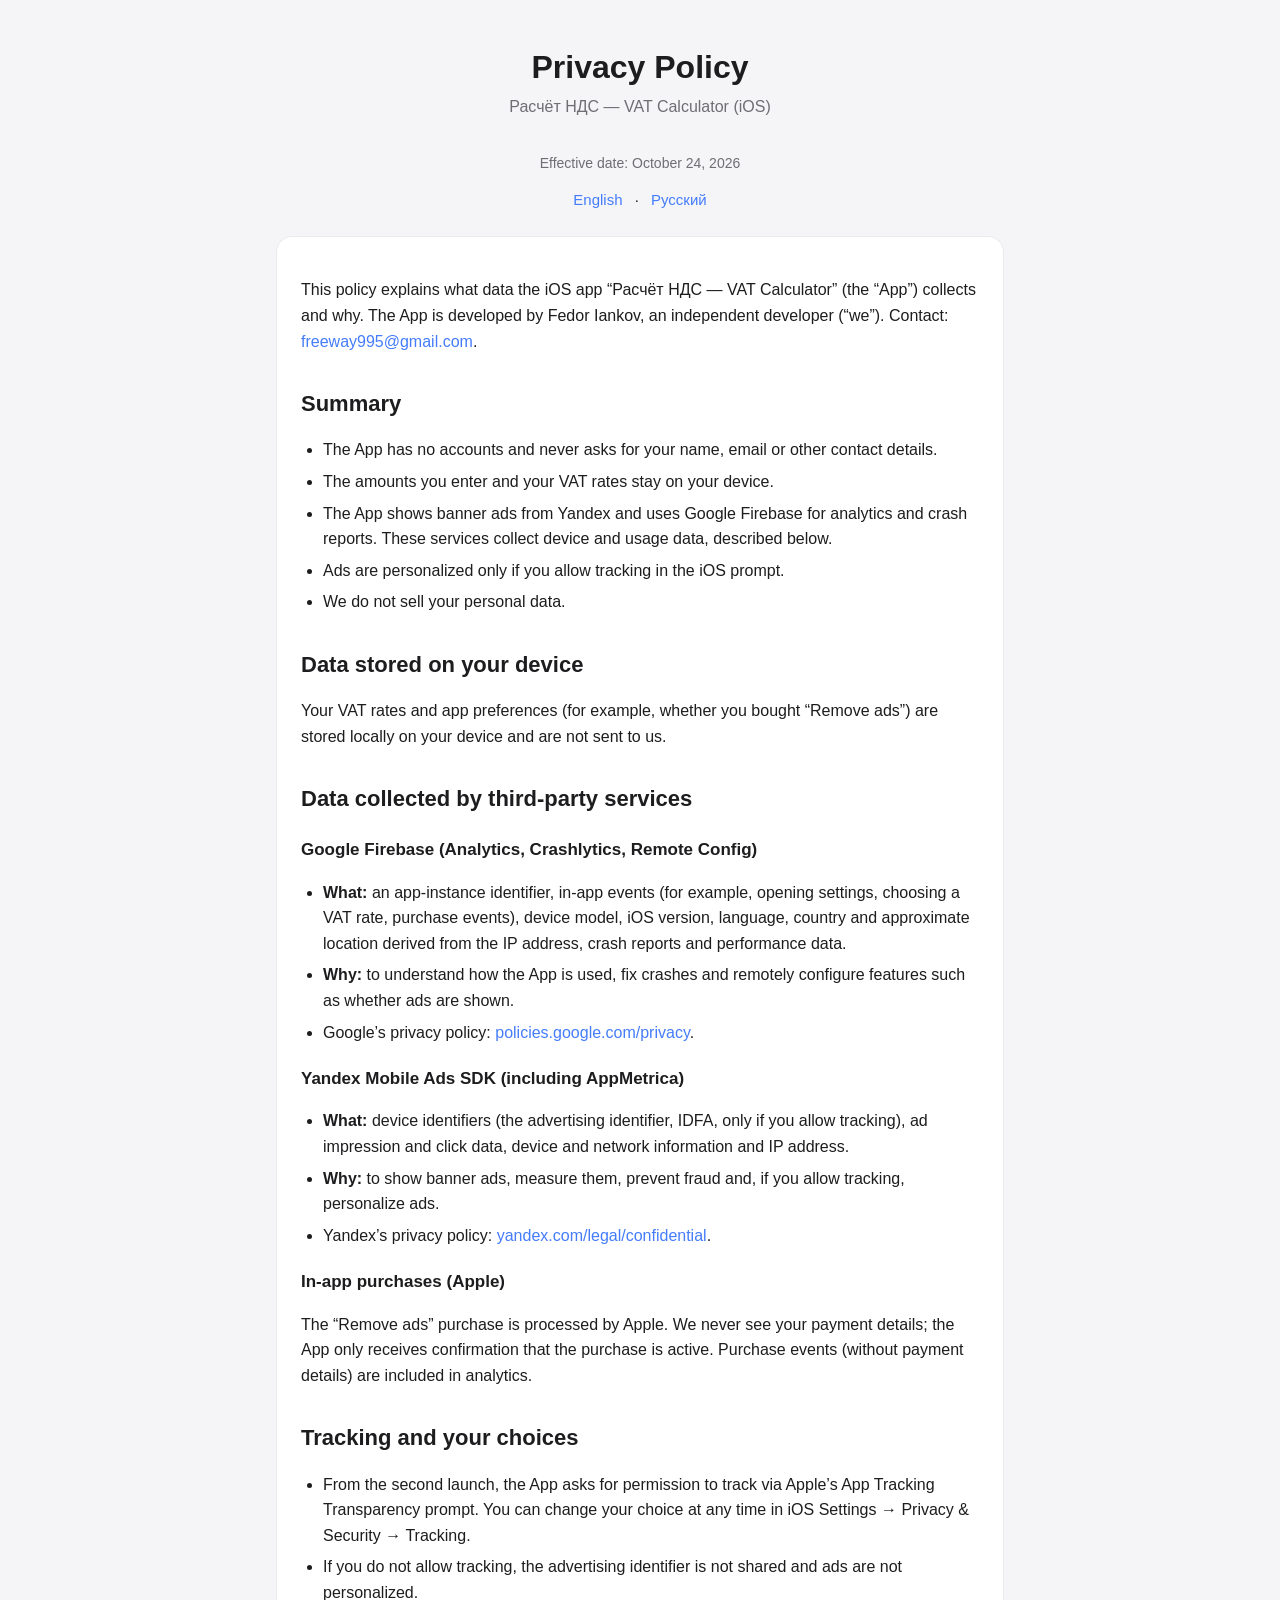
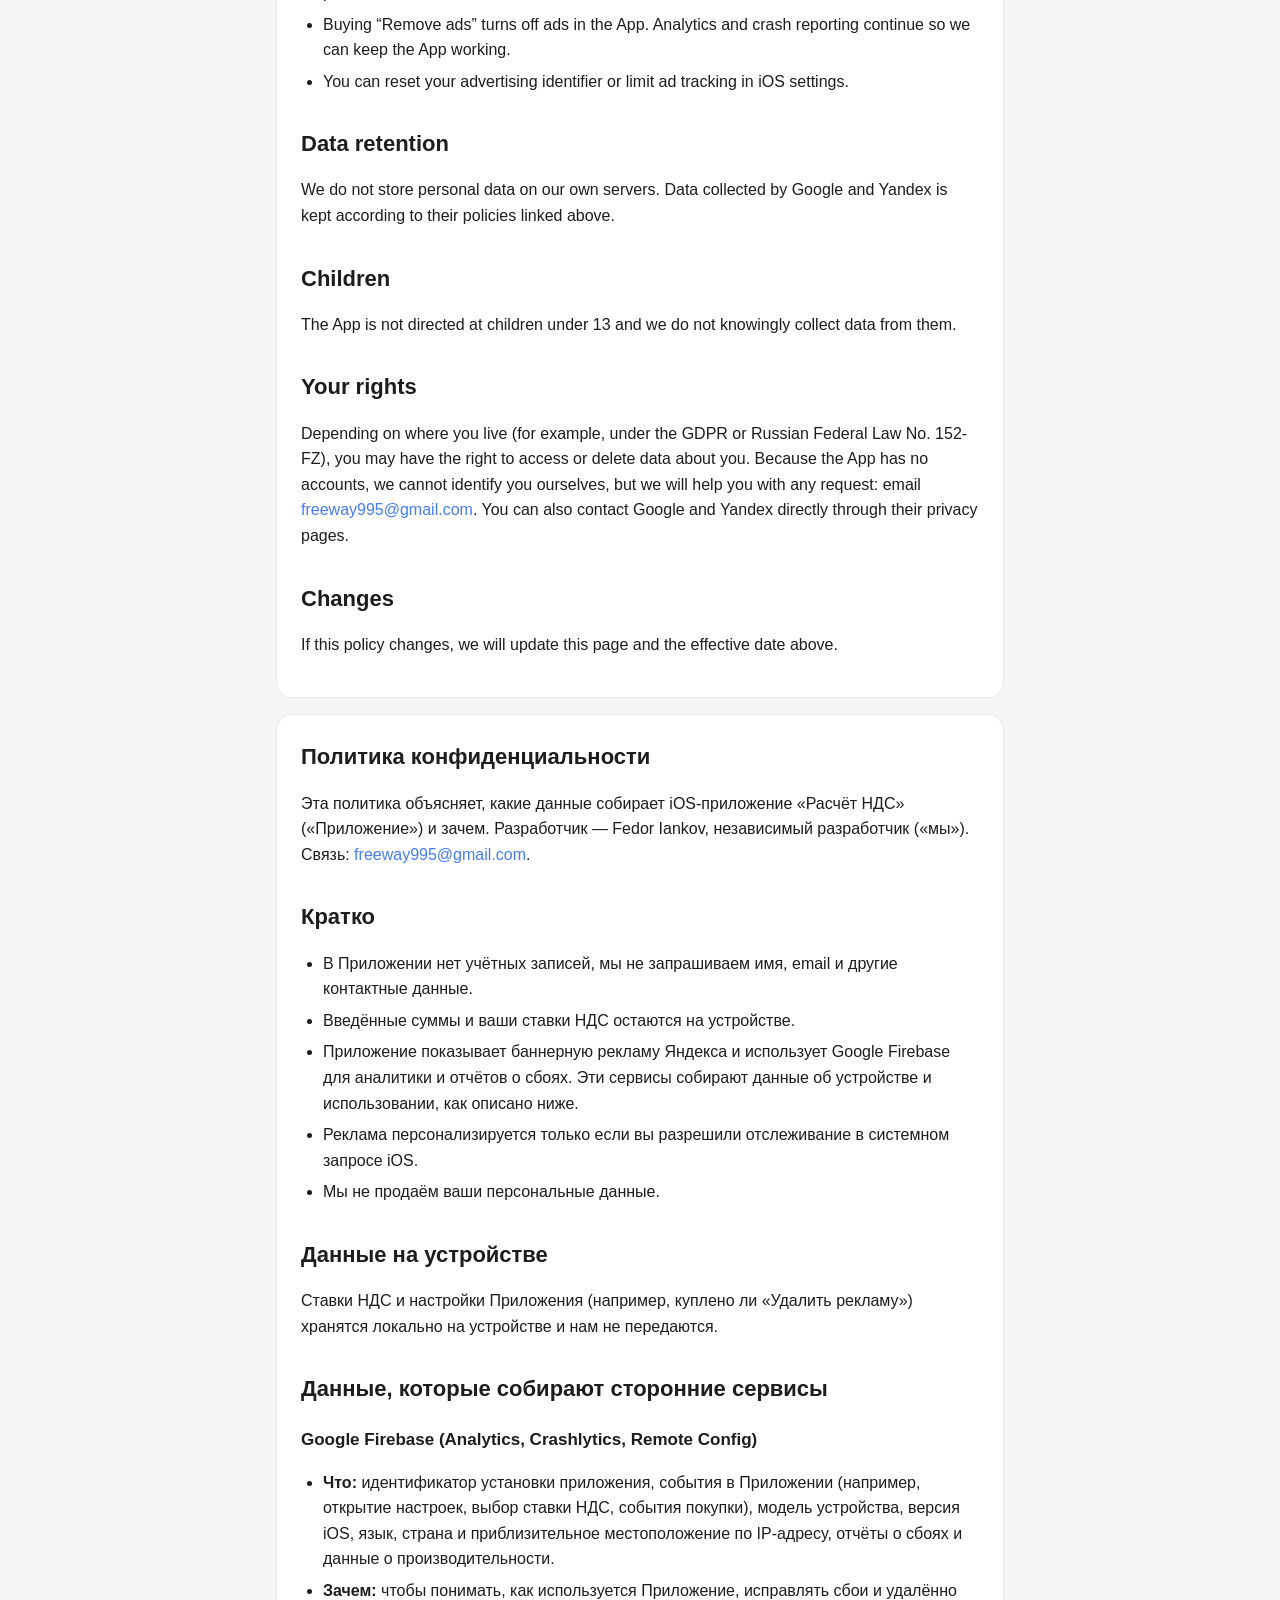
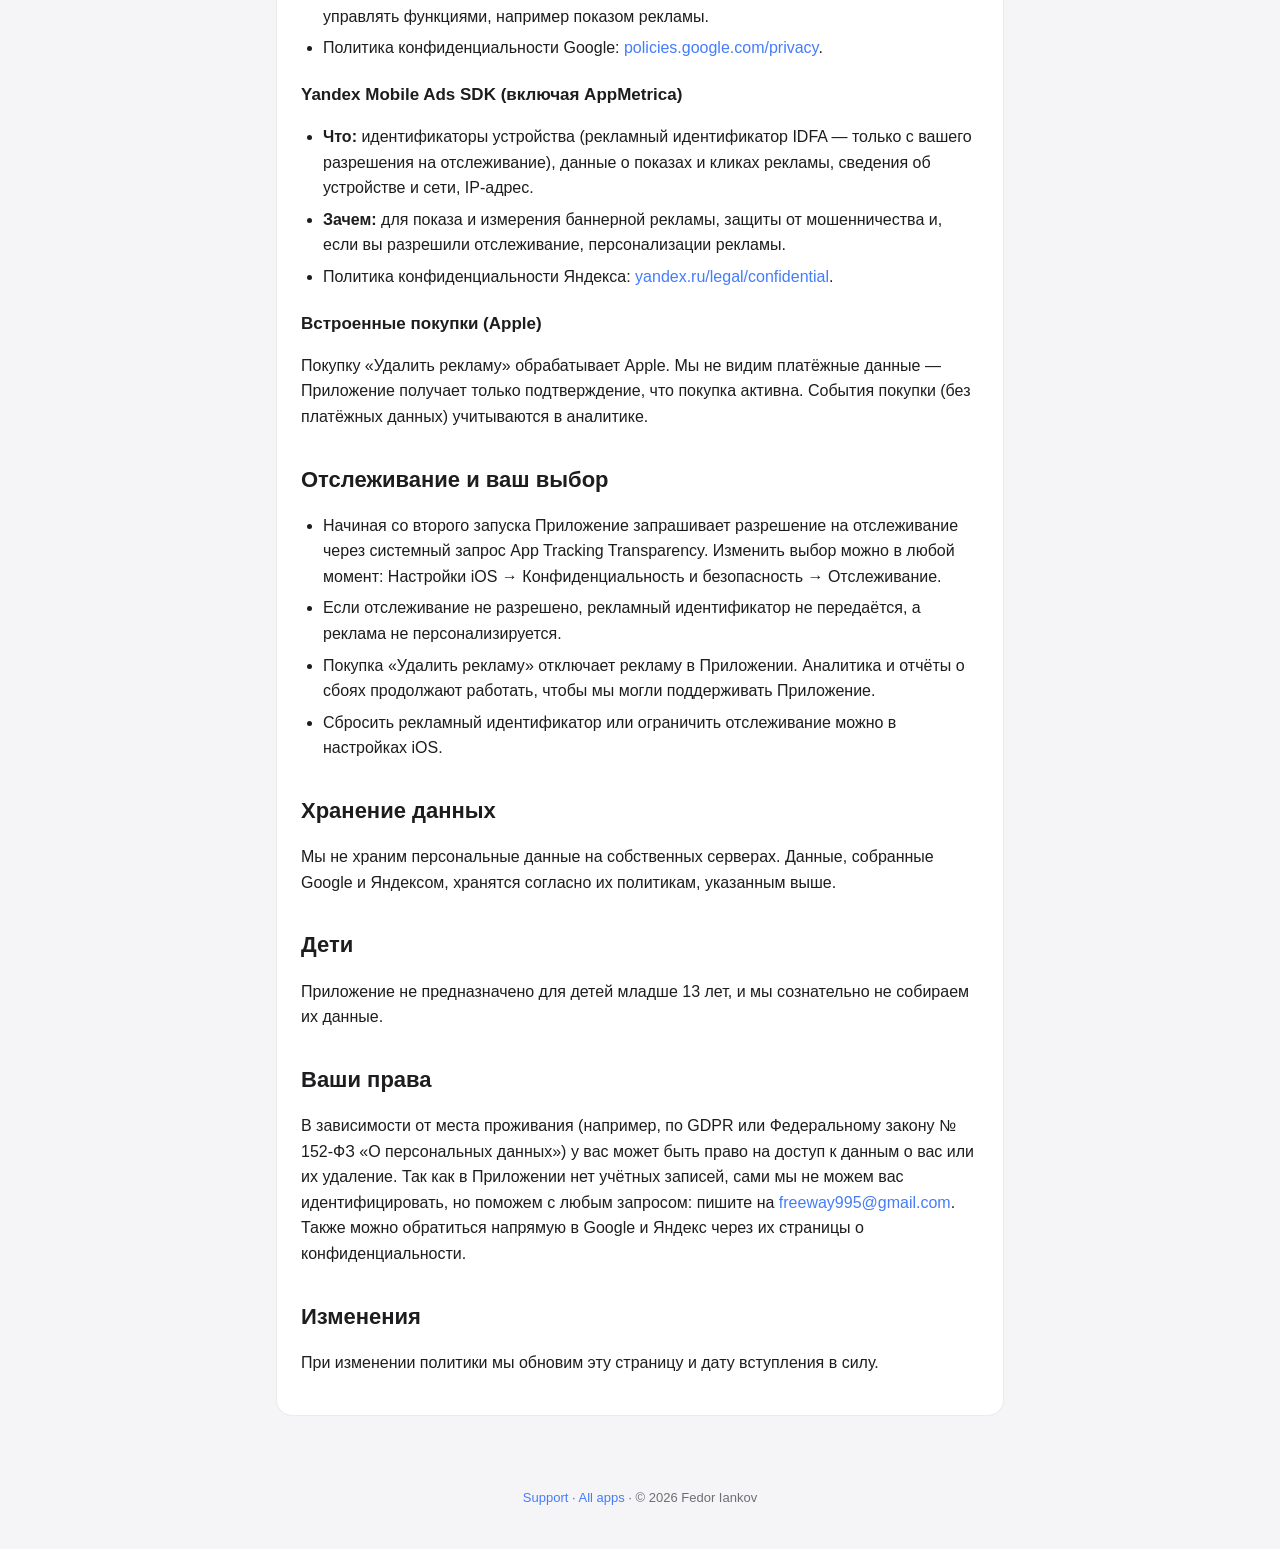
<file: vat-calculator/privacy.html>
<!DOCTYPE html>
<html lang="en">
<head>
  <meta charset="UTF-8" />
  <meta name="viewport" content="width=device-width, initial-scale=1.0" />
  <title>VAT Calculator — Privacy Policy</title>
  <link rel="stylesheet" href="../assets/style.css" />
</head>
<body>
  <main>
    <header class="page">
      <h1>Privacy Policy</h1>
      <p>Расчёт НДС — VAT Calculator (iOS)</p>
    </header>
    <p class="updated">Effective date: October 24, 2026</p>
    <nav class="lang"><a href="#en">English</a> · <a href="#ru">Русский</a></nav>

    <article class="card" id="en">
      <p>This policy explains what data the iOS app “Расчёт НДС — VAT Calculator” (the “App”) collects and why. The App is developed by Fedor Iankov, an independent developer (“we”). Contact: <a href="mailto:freeway995@gmail.com">freeway995@gmail.com</a>.</p>

      <h2>Summary</h2>
      <ul>
        <li>The App has no accounts and never asks for your name, email or other contact details.</li>
        <li>The amounts you enter and your VAT rates stay on your device.</li>
        <li>The App shows banner ads from Yandex and uses Google Firebase for analytics and crash reports. These services collect device and usage data, described below.</li>
        <li>Ads are personalized only if you allow tracking in the iOS prompt.</li>
        <li>We do not sell your personal data.</li>
      </ul>

      <h2>Data stored on your device</h2>
      <p>Your VAT rates and app preferences (for example, whether you bought “Remove ads”) are stored locally on your device and are not sent to us.</p>

      <h2>Data collected by third-party services</h2>
      <h3>Google Firebase (Analytics, Crashlytics, Remote Config)</h3>
      <ul>
        <li><strong>What:</strong> an app-instance identifier, in-app events (for example, opening settings, choosing a VAT rate, purchase events), device model, iOS version, language, country and approximate location derived from the IP address, crash reports and performance data.</li>
        <li><strong>Why:</strong> to understand how the App is used, fix crashes and remotely configure features such as whether ads are shown.</li>
        <li>Google’s privacy policy: <a href="https://policies.google.com/privacy">policies.google.com/privacy</a>.</li>
      </ul>
      <h3>Yandex Mobile Ads SDK (including AppMetrica)</h3>
      <ul>
        <li><strong>What:</strong> device identifiers (the advertising identifier, IDFA, only if you allow tracking), ad impression and click data, device and network information and IP address.</li>
        <li><strong>Why:</strong> to show banner ads, measure them, prevent fraud and, if you allow tracking, personalize ads.</li>
        <li>Yandex’s privacy policy: <a href="https://yandex.com/legal/confidential/">yandex.com/legal/confidential</a>.</li>
      </ul>
      <h3>In-app purchases (Apple)</h3>
      <p>The “Remove ads” purchase is processed by Apple. We never see your payment details; the App only receives confirmation that the purchase is active. Purchase events (without payment details) are included in analytics.</p>

      <h2>Tracking and your choices</h2>
      <ul>
        <li>From the second launch, the App asks for permission to track via Apple’s App Tracking Transparency prompt. You can change your choice at any time in iOS Settings → Privacy &amp; Security → Tracking.</li>
        <li>If you do not allow tracking, the advertising identifier is not shared and ads are not personalized.</li>
        <li>Buying “Remove ads” turns off ads in the App. Analytics and crash reporting continue so we can keep the App working.</li>
        <li>You can reset your advertising identifier or limit ad tracking in iOS settings.</li>
      </ul>

      <h2>Data retention</h2>
      <p>We do not store personal data on our own servers. Data collected by Google and Yandex is kept according to their policies linked above.</p>

      <h2>Children</h2>
      <p>The App is not directed at children under 13 and we do not knowingly collect data from them.</p>

      <h2>Your rights</h2>
      <p>Depending on where you live (for example, under the GDPR or Russian Federal Law No. 152-FZ), you may have the right to access or delete data about you. Because the App has no accounts, we cannot identify you ourselves, but we will help you with any request: email <a href="mailto:freeway995@gmail.com">freeway995@gmail.com</a>. You can also contact Google and Yandex directly through their privacy pages.</p>

      <h2>Changes</h2>
      <p>If this policy changes, we will update this page and the effective date above.</p>
    </article>

    <article class="card" id="ru" lang="ru">
      <h2 style="margin-top:0;">Политика конфиденциальности</h2>
      <p>Эта политика объясняет, какие данные собирает iOS-приложение «Расчёт НДС» («Приложение») и зачем. Разработчик — Fedor Iankov, независимый разработчик («мы»). Связь: <a href="mailto:freeway995@gmail.com">freeway995@gmail.com</a>.</p>

      <h2>Кратко</h2>
      <ul>
        <li>В Приложении нет учётных записей, мы не запрашиваем имя, email и другие контактные данные.</li>
        <li>Введённые суммы и ваши ставки НДС остаются на устройстве.</li>
        <li>Приложение показывает баннерную рекламу Яндекса и использует Google Firebase для аналитики и отчётов о сбоях. Эти сервисы собирают данные об устройстве и использовании, как описано ниже.</li>
        <li>Реклама персонализируется только если вы разрешили отслеживание в системном запросе iOS.</li>
        <li>Мы не продаём ваши персональные данные.</li>
      </ul>

      <h2>Данные на устройстве</h2>
      <p>Ставки НДС и настройки Приложения (например, куплено ли «Удалить рекламу») хранятся локально на устройстве и нам не передаются.</p>

      <h2>Данные, которые собирают сторонние сервисы</h2>
      <h3>Google Firebase (Analytics, Crashlytics, Remote Config)</h3>
      <ul>
        <li><strong>Что:</strong> идентификатор установки приложения, события в Приложении (например, открытие настроек, выбор ставки НДС, события покупки), модель устройства, версия iOS, язык, страна и приблизительное местоположение по IP-адресу, отчёты о сбоях и данные о производительности.</li>
        <li><strong>Зачем:</strong> чтобы понимать, как используется Приложение, исправлять сбои и удалённо управлять функциями, например показом рекламы.</li>
        <li>Политика конфиденциальности Google: <a href="https://policies.google.com/privacy?hl=ru">policies.google.com/privacy</a>.</li>
      </ul>
      <h3>Yandex Mobile Ads SDK (включая AppMetrica)</h3>
      <ul>
        <li><strong>Что:</strong> идентификаторы устройства (рекламный идентификатор IDFA — только с вашего разрешения на отслеживание), данные о показах и кликах рекламы, сведения об устройстве и сети, IP-адрес.</li>
        <li><strong>Зачем:</strong> для показа и измерения баннерной рекламы, защиты от мошенничества и, если вы разрешили отслеживание, персонализации рекламы.</li>
        <li>Политика конфиденциальности Яндекса: <a href="https://yandex.ru/legal/confidential/">yandex.ru/legal/confidential</a>.</li>
      </ul>
      <h3>Встроенные покупки (Apple)</h3>
      <p>Покупку «Удалить рекламу» обрабатывает Apple. Мы не видим платёжные данные — Приложение получает только подтверждение, что покупка активна. События покупки (без платёжных данных) учитываются в аналитике.</p>

      <h2>Отслеживание и ваш выбор</h2>
      <ul>
        <li>Начиная со второго запуска Приложение запрашивает разрешение на отслеживание через системный запрос App Tracking Transparency. Изменить выбор можно в любой момент: Настройки iOS → Конфиденциальность и безопасность → Отслеживание.</li>
        <li>Если отслеживание не разрешено, рекламный идентификатор не передаётся, а реклама не персонализируется.</li>
        <li>Покупка «Удалить рекламу» отключает рекламу в Приложении. Аналитика и отчёты о сбоях продолжают работать, чтобы мы могли поддерживать Приложение.</li>
        <li>Сбросить рекламный идентификатор или ограничить отслеживание можно в настройках iOS.</li>
      </ul>

      <h2>Хранение данных</h2>
      <p>Мы не храним персональные данные на собственных серверах. Данные, собранные Google и Яндексом, хранятся согласно их политикам, указанным выше.</p>

      <h2>Дети</h2>
      <p>Приложение не предназначено для детей младше 13 лет, и мы сознательно не собираем их данные.</p>

      <h2>Ваши права</h2>
      <p>В зависимости от места проживания (например, по GDPR или Федеральному закону № 152-ФЗ «О персональных данных») у вас может быть право на доступ к данным о вас или их удаление. Так как в Приложении нет учётных записей, сами мы не можем вас идентифицировать, но поможем с любым запросом: пишите на <a href="mailto:freeway995@gmail.com">freeway995@gmail.com</a>. Также можно обратиться напрямую в Google и Яндекс через их страницы о конфиденциальности.</p>

      <h2>Изменения</h2>
      <p>При изменении политики мы обновим эту страницу и дату вступления в силу.</p>
    </article>
  </main>
  <footer><a href="index.html">Support</a> · <a href="../index.html">All apps</a> · &copy; 2026 Fedor Iankov</footer>
</body>
</html>
</file>
<file: assets/style.css>
:root {
  --bg: #f5f5f7;
  --card: #ffffff;
  --text: #1d1d1f;
  --muted: #6e6e73;
  --accent: #447cfb;
  --border: rgba(0, 0, 0, 0.08);
}

@media (prefers-color-scheme: dark) {
  :root {
    --bg: #000000;
    --card: #1c1c1e;
    --text: #f5f5f7;
    --muted: #a1a1a6;
    --accent: #6b9bff;
    --border: rgba(255, 255, 255, 0.12);
  }
}

* { box-sizing: border-box; }

body {
  margin: 0;
  font-family: -apple-system, BlinkMacSystemFont, "Segoe UI", Roboto, Arial, sans-serif;
  background: var(--bg);
  color: var(--text);
  line-height: 1.6;
  -webkit-text-size-adjust: 100%;
}

main {
  max-width: 760px;
  margin: 0 auto;
  padding: 48px 16px 32px;
}

header.page { text-align: center; margin-bottom: 32px; }
header.page h1 { font-size: 32px; line-height: 1.2; margin: 0 0 8px; }
header.page p { color: var(--muted); margin: 0; }

nav.lang { text-align: center; margin-bottom: 24px; font-size: 15px; }
nav.lang a { margin: 0 8px; }

.card {
  background: var(--card);
  border: 1px solid var(--border);
  border-radius: 16px;
  padding: 24px;
  margin-bottom: 16px;
}

.app { display: flex; gap: 16px; align-items: flex-start; }
.app img { width: 64px; height: 64px; border-radius: 14px; flex-shrink: 0; }
.app h2 { margin: 0 0 4px; font-size: 20px; }
.app p { margin: 0 0 12px; color: var(--muted); }

.links { display: flex; flex-wrap: wrap; gap: 8px 20px; }

a { color: var(--accent); text-decoration: none; }
a:hover { text-decoration: underline; }

article h2 { font-size: 22px; margin: 32px 0 8px; }
article h3 { font-size: 17px; margin: 20px 0 4px; }
article ul { padding-left: 22px; }
article li { margin-bottom: 6px; }
.updated { color: var(--muted); font-size: 14px; text-align: center; }

footer {
  text-align: center;
  color: var(--muted);
  font-size: 13px;
  padding: 24px 16px 40px;
}
</file>
